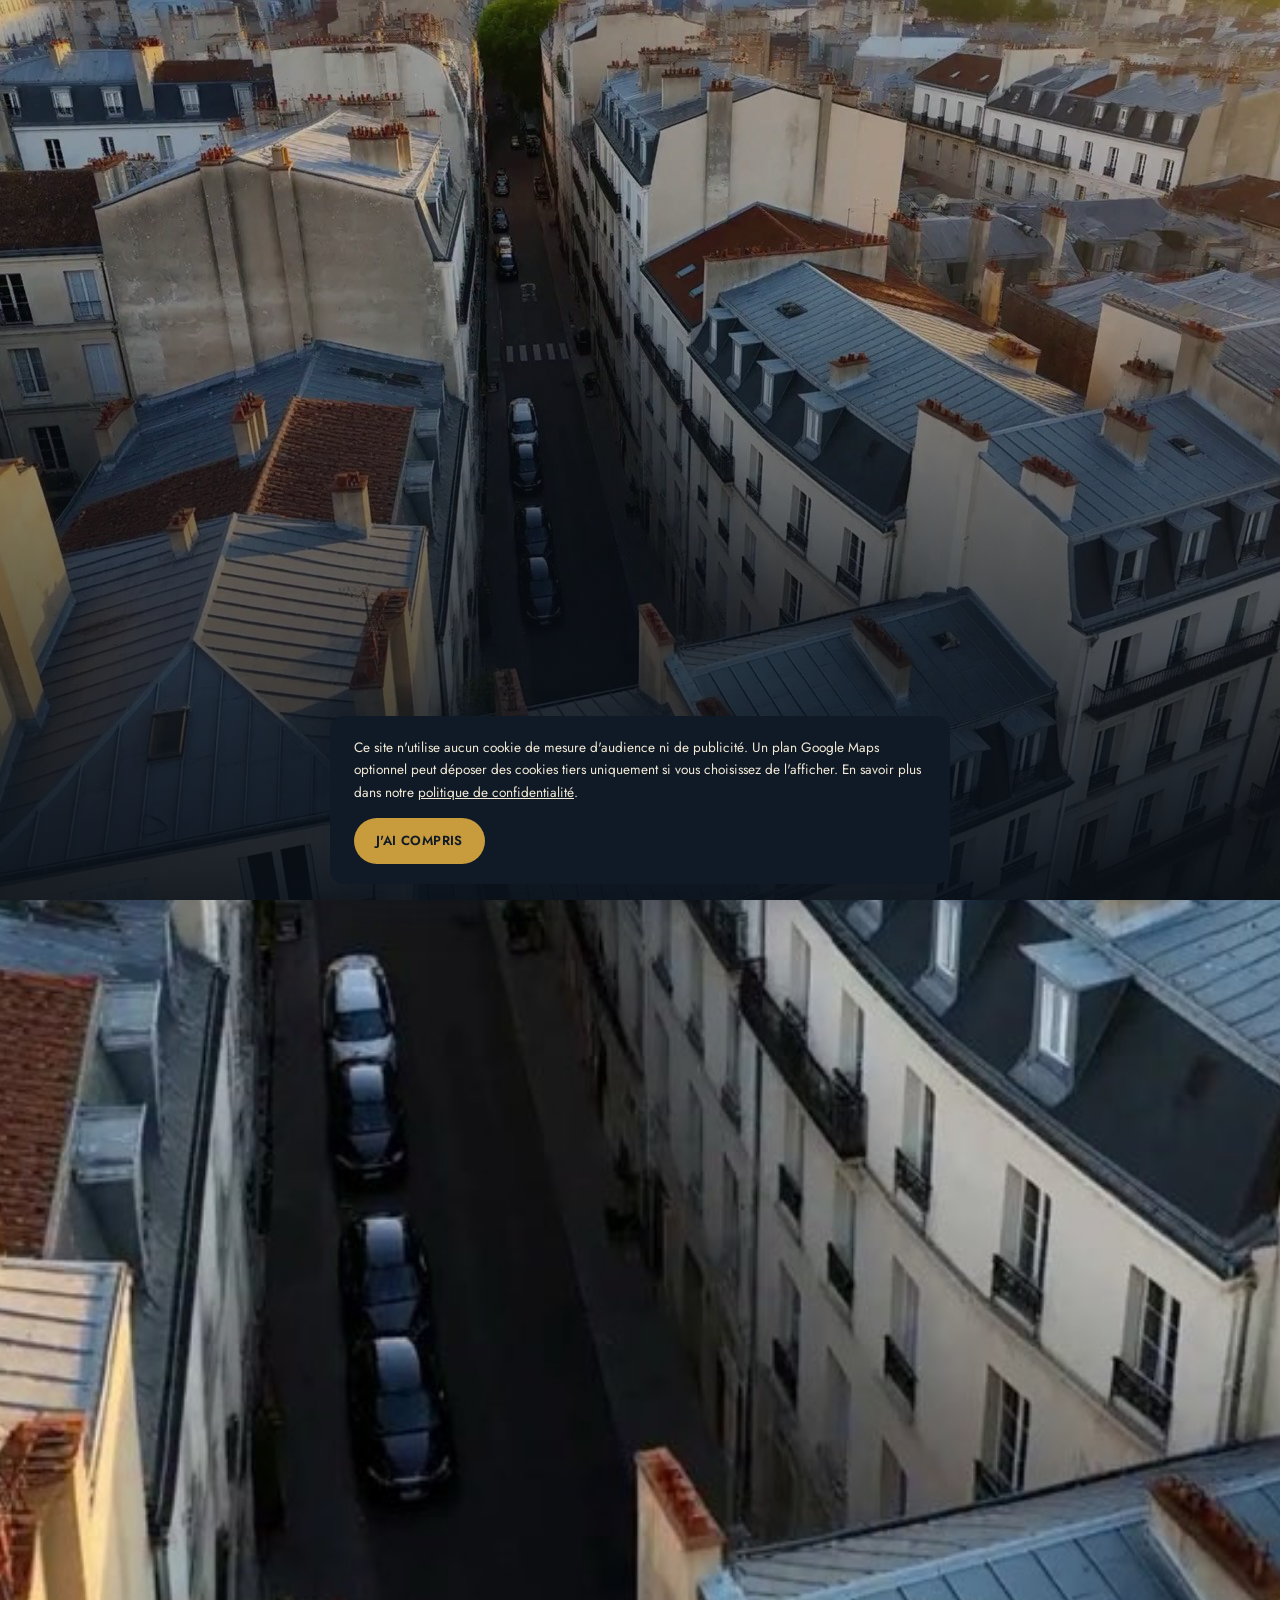
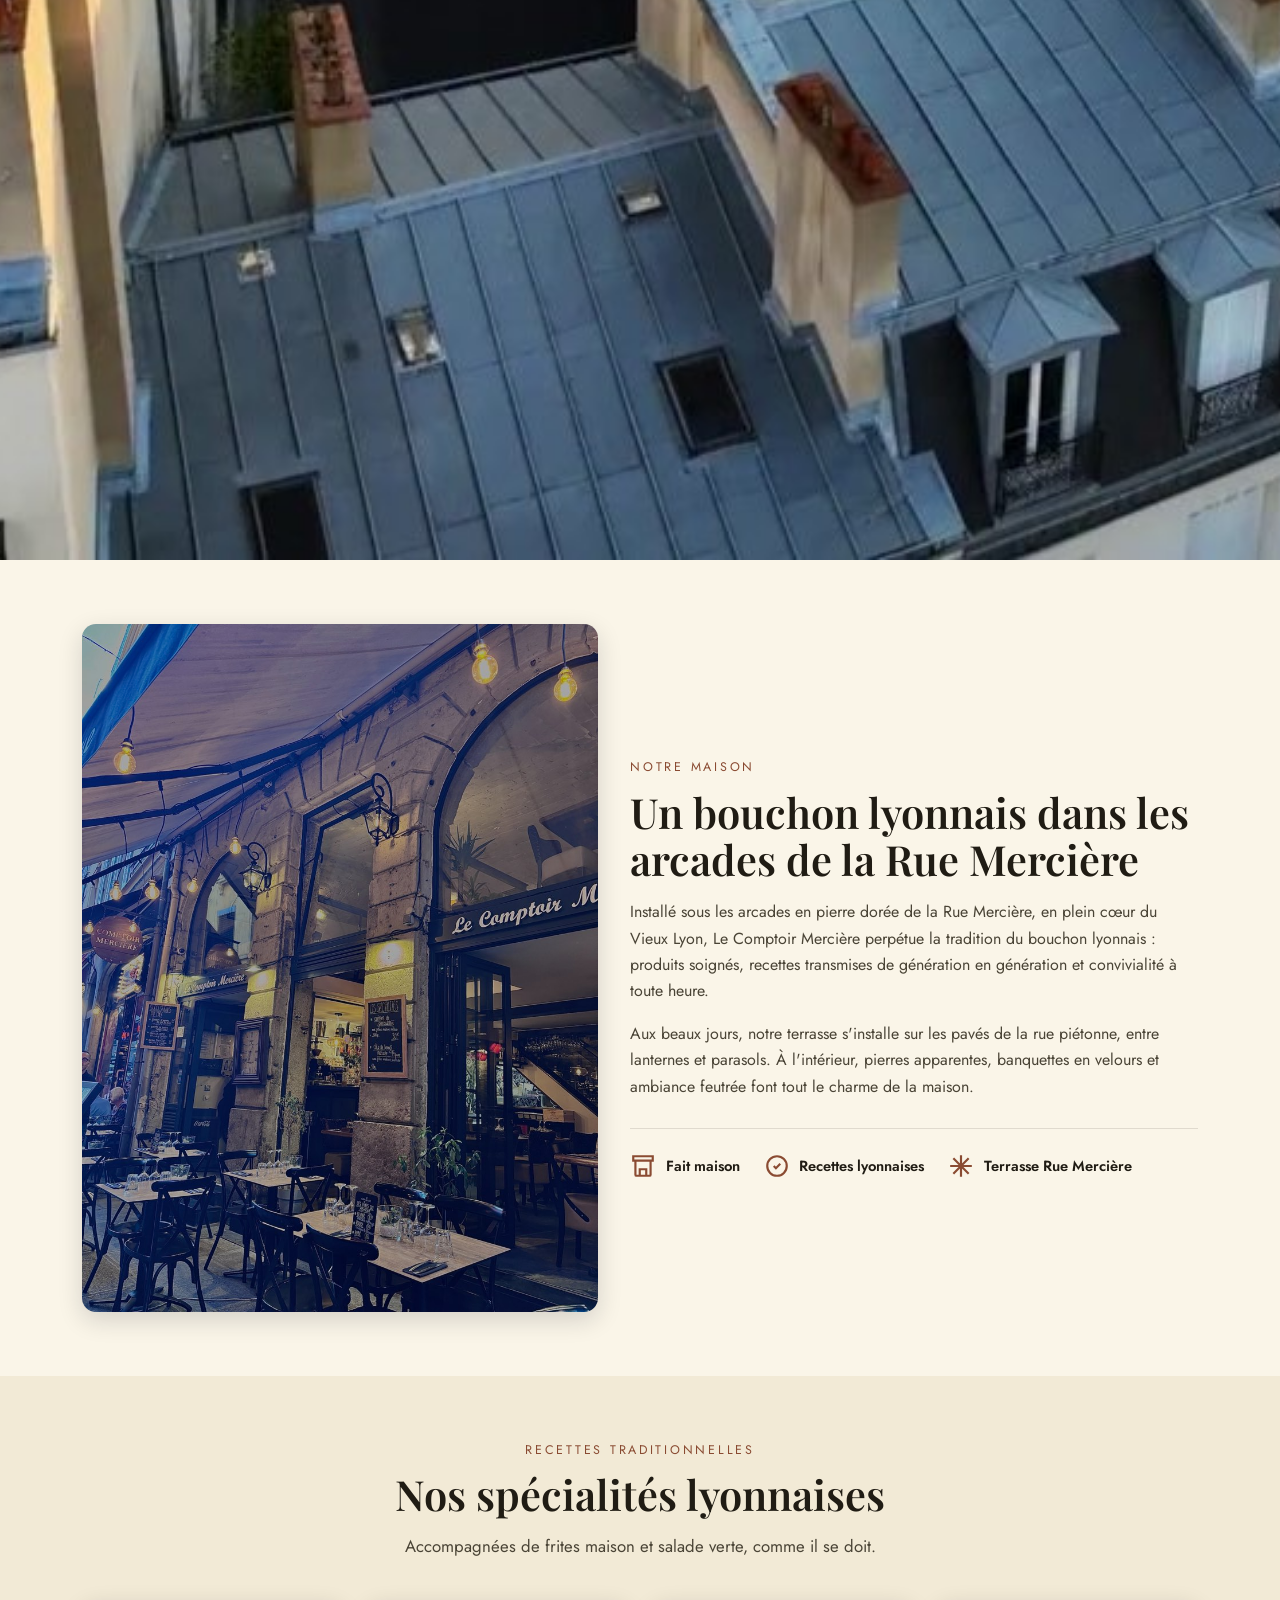
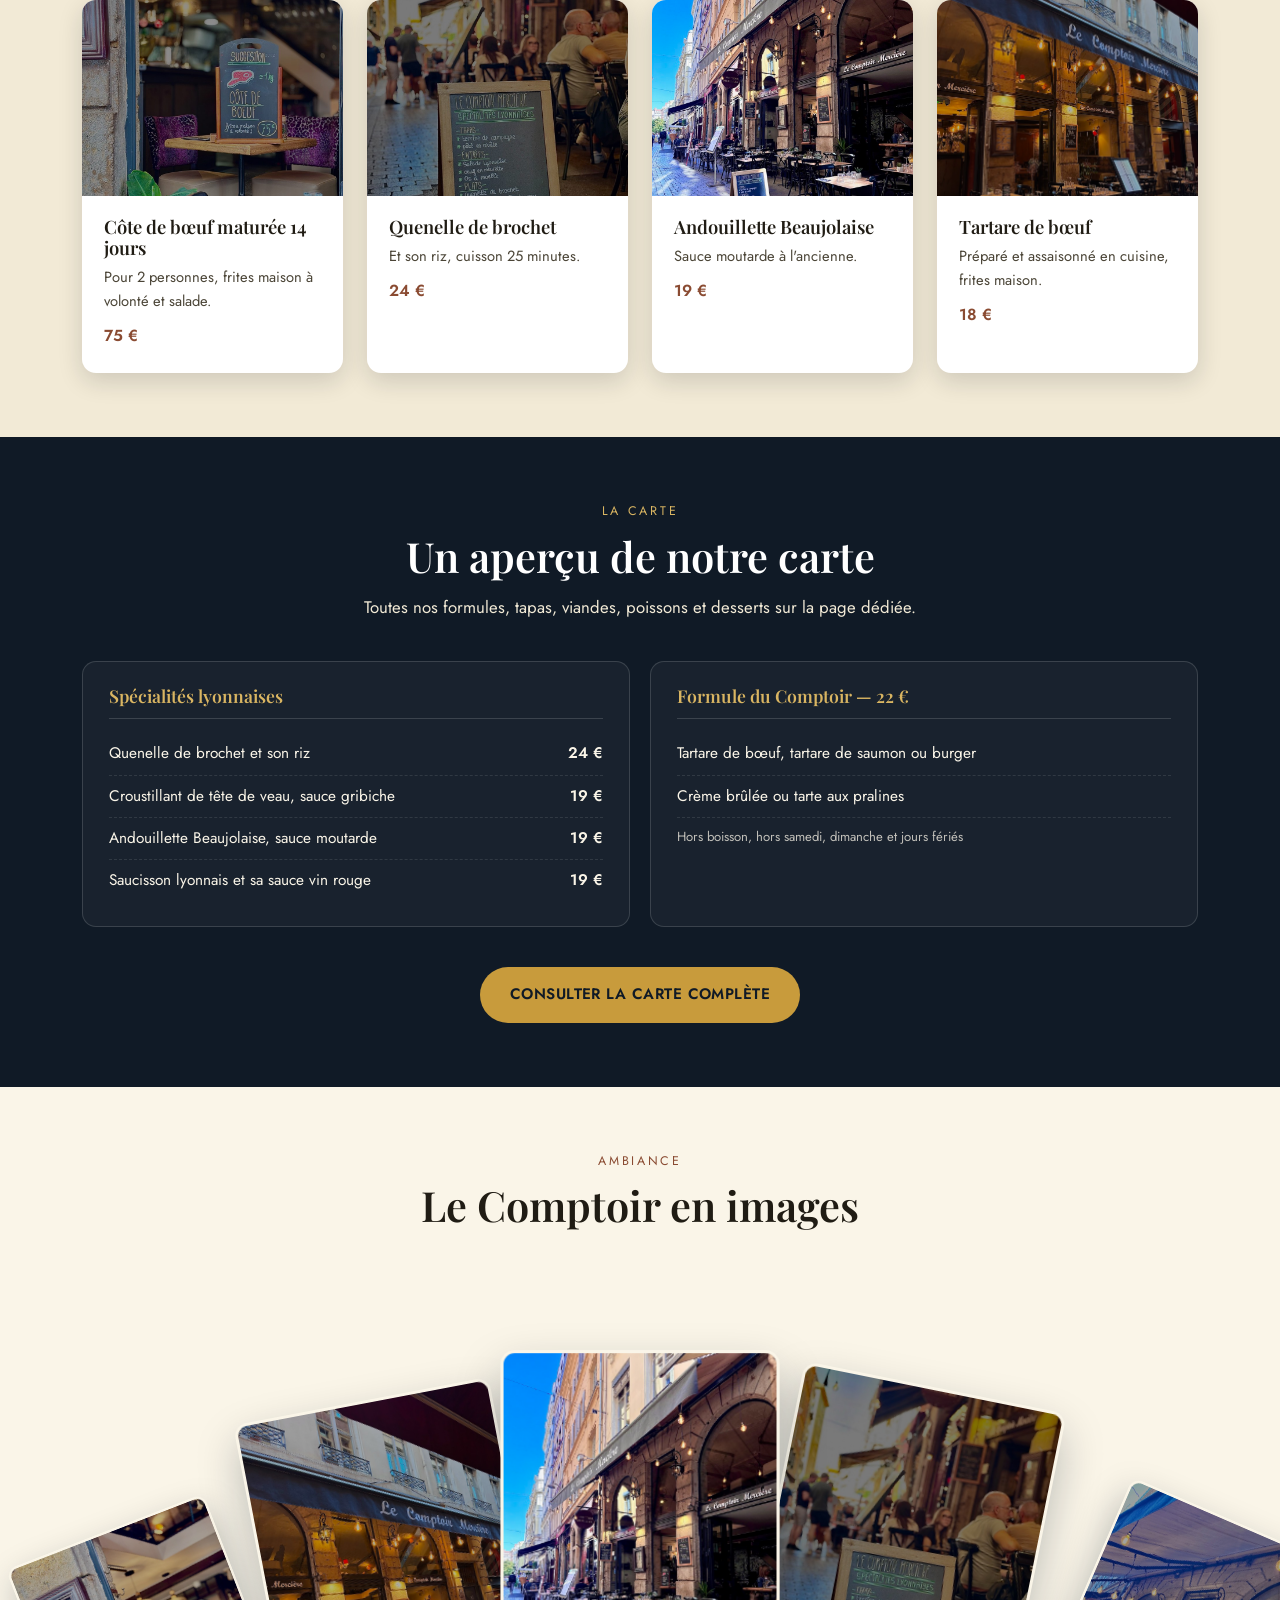
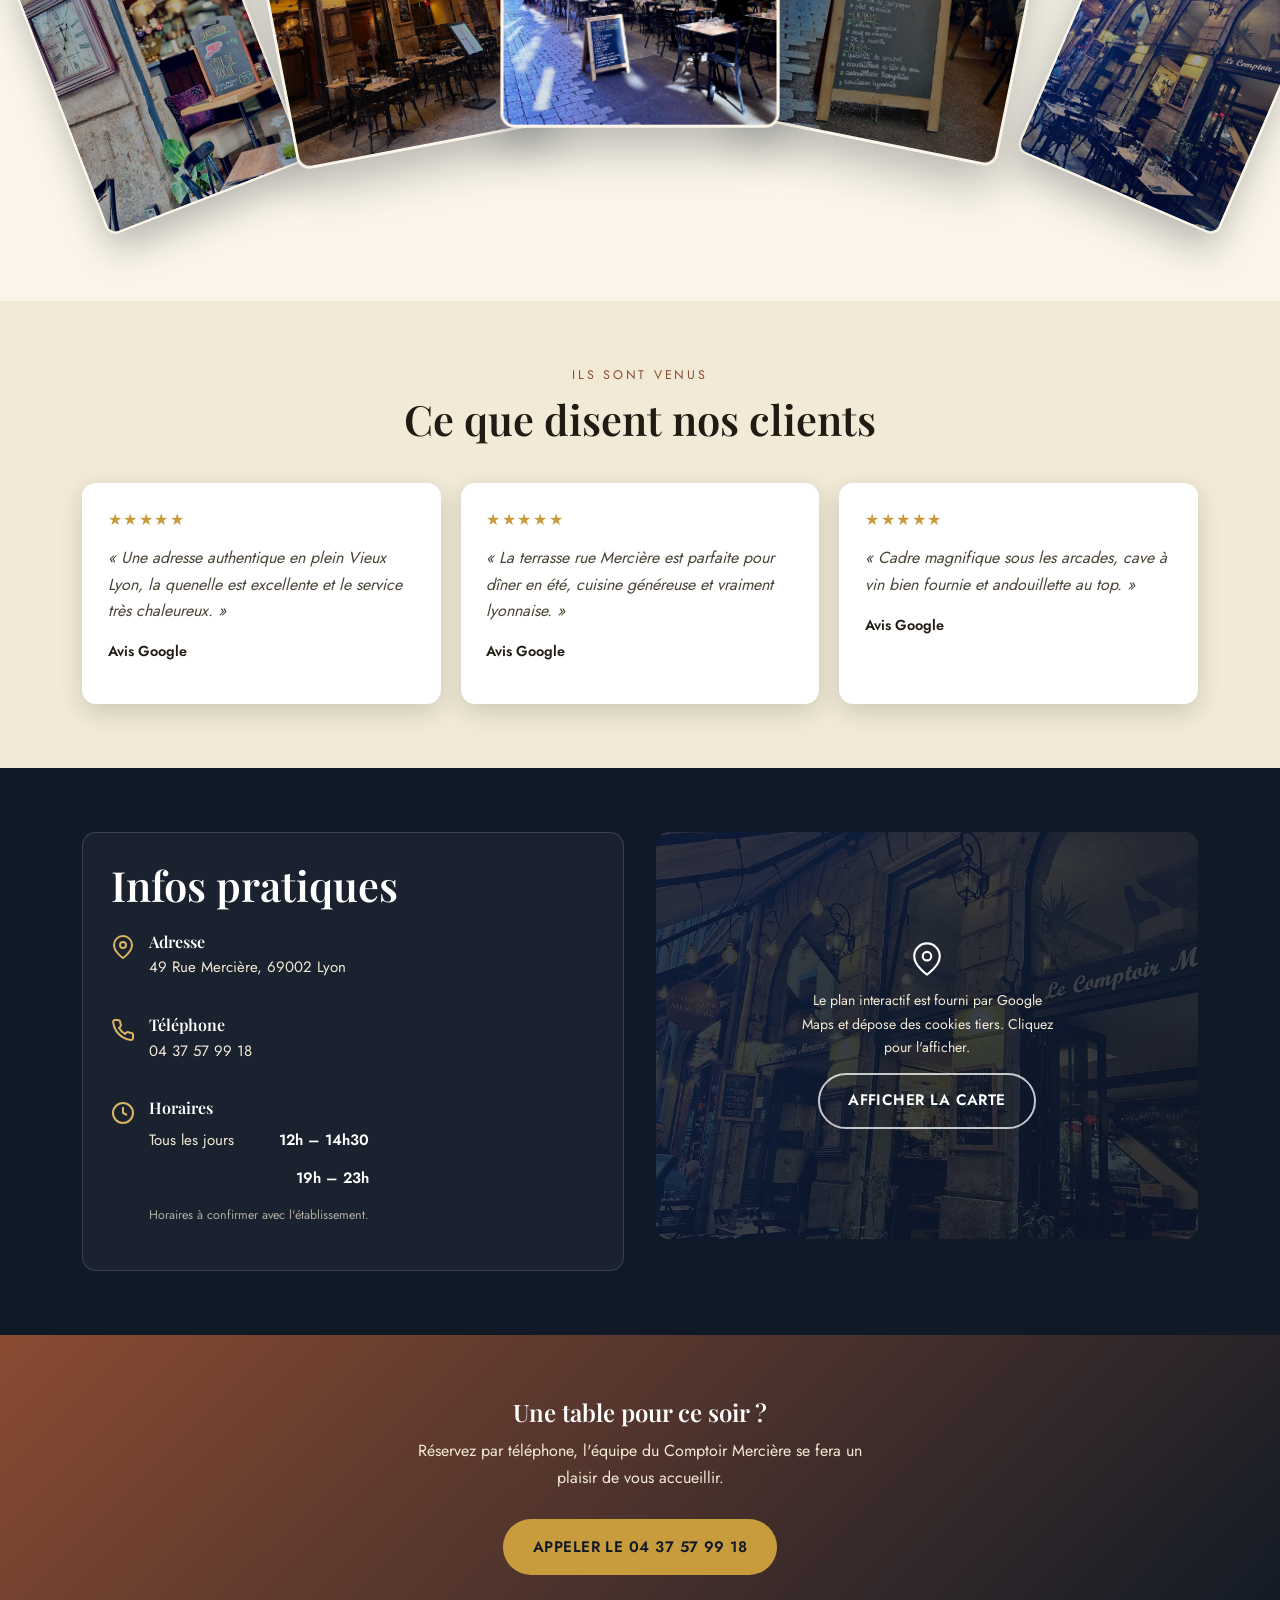
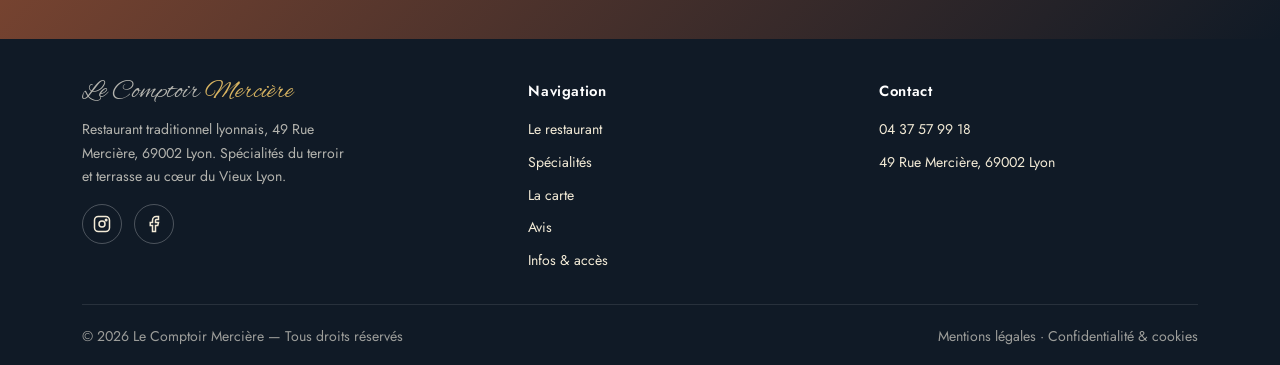
<file: index.html>
<!doctype html>
<html lang="fr">
<head>
<meta charset="UTF-8">
<meta name="viewport" content="width=device-width, initial-scale=1, viewport-fit=cover">
<title>Le Comptoir Mercière — Restaurant traditionnel lyonnais, Rue Mercière Lyon</title>
<meta name="description" content="Le Comptoir Mercière, restaurant traditionnel au cœur de la Rue Mercière à Lyon. Spécialités lyonnaises, quenelle, andouillette, tartares et terrasse animée. Réservation au 04 37 57 99 18.">
<link rel="canonical" href="https://www.lecomptoirmerciere.fr/">
<meta name="theme-color" content="#101a26">
<link rel="icon" href="favicon.svg" type="image/svg+xml">

<!-- Open Graph / réseaux sociaux -->
<meta property="og:type" content="restaurant">
<meta property="og:site_name" content="Le Comptoir Mercière">
<meta property="og:title" content="Le Comptoir Mercière — Restaurant traditionnel lyonnais">
<meta property="og:description" content="Spécialités lyonnaises rue Mercière, au cœur du Vieux Lyon. Quenelle, andouillette, tartares maison, terrasse animée.">
<meta property="og:image" content="https://www.lecomptoirmerciere.fr/images/hero-devanture-jour.jpg">
<meta property="og:url" content="https://www.lecomptoirmerciere.fr/">
<meta property="og:locale" content="fr_FR">
<meta name="twitter:card" content="summary_large_image">

<link rel="preload" href="fonts/playfair-variable.woff2" as="font" type="font/woff2" crossorigin>
<link rel="preload" href="fonts/jost-variable.woff2" as="font" type="font/woff2" crossorigin>
<link rel="preload" href="fonts/alexbrush-400.woff2" as="font" type="font/woff2" crossorigin>
<link rel="preload" href="images/comptoir-drone-poster.jpg" as="image">
<link rel="stylesheet" href="css/style.css">
<link rel="stylesheet" href="css/gallery-fan.css">

<script type="application/ld+json">
{
  "@context": "https://schema.org",
  "@type": "Restaurant",
  "name": "Le Comptoir Mercière",
  "image": "https://www.lecomptoirmerciere.fr/images/hero-devanture-jour.jpg",
  "servesCuisine": ["Française", "Lyonnaise", "Bouchon lyonnais"],
  "priceRange": "€€",
  "telephone": "+33437579918",
  "address": {
    "@type": "PostalAddress",
    "streetAddress": "49 Rue Mercière",
    "addressLocality": "Lyon",
    "postalCode": "69002",
    "addressCountry": "FR"
  },
  "url": "https://www.lecomptoirmerciere.fr/",
  "menu": "https://www.lecomptoirmerciere.fr/carte.html",
  "acceptsReservations": "True"
}
</script>
</head>
<body>
<a class="skip-link" href="#contenu">Aller au contenu principal</a>

<header class="site-header">
  <nav class="navbar container" aria-label="Navigation principale">
    <a href="#accueil" class="brand">Le Comptoir <span>Mercière</span></a>
    <div class="nav-menu" id="navMenu">
      <a href="#presentation">Le restaurant</a>
      <a href="carte.html">La carte</a>
      <a href="#galerie">Galerie</a>
      <a href="#infos">Infos &amp; accès</a>
    </div>
    <div class="nav-actions">
      <a class="btn btn-primary nav-cta" href="tel:+33437579918">Réserver</a>
      <button class="nav-toggle" id="navToggle" aria-expanded="false" aria-controls="navMenu" aria-label="Ouvrir le menu de navigation">
        <svg viewBox="0 0 24 24" fill="none" stroke="currentColor" stroke-width="2" aria-hidden="true"><line x1="3" y1="6" x2="21" y2="6"/><line x1="3" y1="12" x2="21" y2="12"/><line x1="3" y1="18" x2="21" y2="18"/></svg>
      </button>
    </div>
  </nav>
</header>
<div class="nav-scrim" id="navScrim"></div>

<main id="contenu">

  <section class="drone-hero" id="accueil" style="background-image:url('images/comptoir-drone-poster.jpg')">
    <div class="drone-hero__pin">
      <video
        id="droneVideo"
        class="drone-hero__video"
        poster="images/comptoir-drone-poster.jpg"
        muted
        playsinline
        preload="none"
        aria-hidden="true"
        tabindex="-1"
        data-src="videos/comptoir-drone-scrub.mp4"
        data-src-mobile="videos/comptoir-drone-scrub-mobile.mp4"
      ></video>
      <div class="drone-hero__overlay" aria-hidden="true"></div>
      <div class="drone-hero__hint" id="droneHint" aria-hidden="true">
        <svg viewBox="0 0 24 24" fill="none" stroke="currentColor" stroke-width="2" width="22" height="22" aria-hidden="true"><path d="M12 5v14M19 12l-7 7-7-7"/></svg>
        Faites défiler
      </div>
      <div class="hero-content container" id="droneContent">
        <span class="hero-eyebrow">Rue Mercière · Vieux Lyon</span>
        <h1 class="hero-title">Le Comptoir Mercière</h1>
        <p class="hero-subtitle">Restaurant traditionnel lyonnais &amp; terrasse au cœur de la Rue Mercière</p>
        <div class="hero-actions">
          <a class="btn btn-primary" href="tel:+33437579918">
            <svg viewBox="0 0 24 24" fill="none" stroke="currentColor" stroke-width="2" aria-hidden="true"><path d="M22 16.92v3a2 2 0 0 1-2.18 2 19.79 19.79 0 0 1-8.63-3.07 19.5 19.5 0 0 1-6-6 19.79 19.79 0 0 1-3.07-8.67A2 2 0 0 1 4.11 2h3a2 2 0 0 1 2 1.72c.127.96.361 1.903.7 2.81a2 2 0 0 1-.45 2.11L8.09 9.91a16 16 0 0 0 6 6l1.27-1.27a2 2 0 0 1 2.11-.45c.907.339 1.85.573 2.81.7A2 2 0 0 1 22 16.92z"/></svg>
            Réserver une table
          </a>
          <a class="btn btn-outline" href="carte.html">Voir la carte</a>
        </div>
      </div>
    </div>
  </section>

  <section class="section" id="presentation">
    <div class="container about-grid">
      <div class="about-media">
        <img src="images/devanture-soir-detail.jpg" loading="lazy" width="1200" height="1600" alt="Arcades en pierre et enseigne du Comptoir Mercière illuminée le soir, rue Mercière à Lyon">
      </div>
      <div class="about-text">
        <span class="eyebrow">Notre maison</span>
        <h2 class="section-title">Un bouchon lyonnais dans les arcades de la Rue Mercière</h2>
        <p>Installé sous les arcades en pierre dorée de la Rue Mercière, en plein cœur du Vieux Lyon, Le Comptoir Mercière perpétue la tradition du bouchon lyonnais : produits soignés, recettes transmises de génération en génération et convivialité à toute heure.</p>
        <p>Aux beaux jours, notre terrasse s'installe sur les pavés de la rue piétonne, entre lanternes et parasols. À l'intérieur, pierres apparentes, banquettes en velours et ambiance feutrée font tout le charme de la maison.</p>
        <div class="about-badges">
          <div class="about-badge">
            <svg viewBox="0 0 24 24" fill="none" stroke="currentColor" stroke-width="2" aria-hidden="true"><path d="M3 3h18v4H3zM5 7v13a1 1 0 0 0 1 1h12a1 1 0 0 0 1-1V7M9 21v-6h6v6"/></svg>
            Fait maison
          </div>
          <div class="about-badge">
            <svg viewBox="0 0 24 24" fill="none" stroke="currentColor" stroke-width="2" aria-hidden="true"><circle cx="12" cy="12" r="9"/><path d="M9 12l2 2 4-4"/></svg>
            Recettes lyonnaises
          </div>
          <div class="about-badge">
            <svg viewBox="0 0 24 24" fill="none" stroke="currentColor" stroke-width="2" aria-hidden="true"><path d="M2 12h20M12 2v20M4.93 4.93l14.14 14.14M19.07 4.93 4.93 19.07"/></svg>
            Terrasse Rue Mercière
          </div>
        </div>
      </div>
    </div>
  </section>

  <section class="section section-alt" id="specialites">
    <div class="container">
      <div class="section-head">
        <span class="eyebrow">Recettes traditionnelles</span>
        <h2 class="section-title">Nos spécialités lyonnaises</h2>
        <p class="section-lede">Accompagnées de frites maison et salade verte, comme il se doit.</p>
      </div>
      <div class="specialty-grid">
        <article class="specialty-card">
          <div class="specialty-media">
            <img src="images/table-cote-de-boeuf.jpg" loading="lazy" width="1200" height="1600" alt="Ardoise suggestion Côte de bœuf maturée 14 jours, à partager pour deux personnes">
          </div>
          <div class="specialty-body">
            <h3>Côte de bœuf maturée 14 jours</h3>
            <p>Pour 2 personnes, frites maison à volonté et salade.</p>
            <span class="specialty-price">75 €</span>
          </div>
        </article>
        <article class="specialty-card">
          <div class="specialty-media">
            <img src="images/ardoise-specialites.jpg" loading="lazy" width="1200" height="1600" alt="Ardoise des spécialités lyonnaises du Comptoir Mercière : quenelle, tête de veau, andouillette, saucisson">
          </div>
          <div class="specialty-body">
            <h3>Quenelle de brochet</h3>
            <p>Et son riz, cuisson 25 minutes.</p>
            <span class="specialty-price">24 €</span>
          </div>
        </article>
        <article class="specialty-card">
          <div class="specialty-media">
            <img src="images/interieur-horloge.jpg" loading="lazy" width="1200" height="1600" alt="Salle intérieure du Comptoir Mercière, horloge ancienne et ambiance chaleureuse">
          </div>
          <div class="specialty-body">
            <h3>Andouillette Beaujolaise</h3>
            <p>Sauce moutarde à l'ancienne.</p>
            <span class="specialty-price">19 €</span>
          </div>
        </article>
        <article class="specialty-card">
          <div class="specialty-media">
            <img src="images/devanture-soir.jpg" loading="lazy" width="1200" height="1600" alt="Terrasse du Comptoir Mercière le soir, tables dressées sous les arcades illuminées">
          </div>
          <div class="specialty-body">
            <h3>Tartare de bœuf</h3>
            <p>Préparé et assaisonné en cuisine, frites maison.</p>
            <span class="specialty-price">18 €</span>
          </div>
        </article>
      </div>
    </div>
  </section>

  <section class="section section-dark" id="carte">
    <div class="container">
      <div class="section-head">
        <span class="eyebrow">La carte</span>
        <h2 class="section-title">Un aperçu de notre carte</h2>
        <p class="section-lede">Toutes nos formules, tapas, viandes, poissons et desserts sur la page dédiée.</p>
      </div>
      <div class="menu-preview-grid">
        <div class="menu-preview-card">
          <h3>Spécialités lyonnaises</h3>
          <div class="menu-line"><span>Quenelle de brochet et son riz</span><span class="price">24 €</span></div>
          <div class="menu-line"><span>Croustillant de tête de veau, sauce gribiche</span><span class="price">19 €</span></div>
          <div class="menu-line"><span>Andouillette Beaujolaise, sauce moutarde</span><span class="price">19 €</span></div>
          <div class="menu-line"><span>Saucisson lyonnais et sa sauce vin rouge</span><span class="price">19 €</span></div>
        </div>
        <div class="menu-preview-card">
          <h3>Formule du Comptoir — 22 €</h3>
          <div class="menu-line"><span>Tartare de bœuf, tartare de saumon ou burger</span><span></span></div>
          <div class="menu-line"><span>Crème brûlée ou tarte aux pralines</span><span></span></div>
          <div class="menu-line"><span style="font-size:0.82rem; opacity:.75;">Hors boisson, hors samedi, dimanche et jours fériés</span></div>
        </div>
      </div>
      <div class="menu-cta">
        <a class="btn btn-primary" href="carte.html">Consulter la carte complète</a>
      </div>
    </div>
  </section>

  <section class="section" id="galerie">
    <div class="container">
      <div class="section-head">
        <span class="eyebrow">Ambiance</span>
        <h2 class="section-title">Le Comptoir en images</h2>
      </div>
      <div class="gallery-fan-wrap">
      <div class="gallery-grid" id="galleryFan">
        <a class="fan-card" href="images/hero-devanture-jour.jpg" target="_blank" rel="noopener">
          <img src="images/hero-devanture-jour.jpg" loading="lazy" alt="Devanture du Comptoir Mercière de jour, rue Mercière à Lyon">
        </a>
        <a class="fan-card" href="images/devanture-soir.jpg" target="_blank" rel="noopener">
          <img src="images/devanture-soir.jpg" loading="lazy" alt="Terrasse du Comptoir Mercière le soir sous les guirlandes lumineuses">
        </a>
        <a class="fan-card" href="images/interieur-horloge.jpg" target="_blank" rel="noopener">
          <img src="images/interieur-horloge.jpg" loading="lazy" alt="Détail de l'horloge ancienne et de la salle du restaurant">
        </a>
        <a class="fan-card" href="images/ardoise-specialites.jpg" target="_blank" rel="noopener">
          <img src="images/ardoise-specialites.jpg" loading="lazy" alt="Ardoise des spécialités lyonnaises affichée en terrasse">
        </a>
        <a class="fan-card" href="images/devanture-soir-detail.jpg" target="_blank" rel="noopener">
          <img src="images/devanture-soir-detail.jpg" loading="lazy" alt="Arcades en pierre de la Rue Mercière et enseigne du restaurant">
        </a>
      </div>
      </div>
    </div>
  </section>

  <section class="section section-alt" id="avis">
    <div class="container">
      <div class="section-head">
        <span class="eyebrow">Ils sont venus</span>
        <h2 class="section-title">Ce que disent nos clients</h2>
      </div>
      <div class="reviews-grid">
        <article class="review-card">
          <div class="review-stars" aria-label="5 étoiles sur 5">★★★★★</div>
          <p class="review-quote">« Une adresse authentique en plein Vieux Lyon, la quenelle est excellente et le service très chaleureux. »</p>
          <p class="review-author">Avis Google</p>
        </article>
        <article class="review-card">
          <div class="review-stars" aria-label="5 étoiles sur 5">★★★★★</div>
          <p class="review-quote">« La terrasse rue Mercière est parfaite pour dîner en été, cuisine généreuse et vraiment lyonnaise. »</p>
          <p class="review-author">Avis Google</p>
        </article>
        <article class="review-card">
          <div class="review-stars" aria-label="5 étoiles sur 5">★★★★★</div>
          <p class="review-quote">« Cadre magnifique sous les arcades, cave à vin bien fournie et andouillette au top. »</p>
          <p class="review-author">Avis Google</p>
        </article>
      </div>
    </div>
  </section>

  <section class="section section-dark" id="infos">
    <div class="container info-grid">
      <div class="info-card">
        <h2 class="section-title" style="margin-bottom:1.5rem;">Infos pratiques</h2>
        <div class="info-list">
          <div class="info-item">
            <svg viewBox="0 0 24 24" fill="none" stroke="currentColor" stroke-width="2" aria-hidden="true"><path d="M21 10c0 7-9 13-9 13s-9-6-9-13a9 9 0 0 1 18 0z"/><circle cx="12" cy="10" r="3"/></svg>
            <div>
              <h3>Adresse</h3>
              <p><a href="https://www.google.com/maps/search/?api=1&query=49+Rue+Merci%C3%A8re+69002+Lyon" target="_blank" rel="noopener">49 Rue Mercière, 69002 Lyon</a></p>
            </div>
          </div>
          <div class="info-item">
            <svg viewBox="0 0 24 24" fill="none" stroke="currentColor" stroke-width="2" aria-hidden="true"><path d="M22 16.92v3a2 2 0 0 1-2.18 2 19.79 19.79 0 0 1-8.63-3.07 19.5 19.5 0 0 1-6-6 19.79 19.79 0 0 1-3.07-8.67A2 2 0 0 1 4.11 2h3a2 2 0 0 1 2 1.72c.127.96.361 1.903.7 2.81a2 2 0 0 1-.45 2.11L8.09 9.91a16 16 0 0 0 6 6l1.27-1.27a2 2 0 0 1 2.11-.45c.907.339 1.85.573 2.81.7A2 2 0 0 1 22 16.92z"/></svg>
            <div>
              <h3>Téléphone</h3>
              <p><a href="tel:+33437579918">04 37 57 99 18</a></p>
            </div>
          </div>
          <div class="info-item">
            <svg viewBox="0 0 24 24" fill="none" stroke="currentColor" stroke-width="2" aria-hidden="true"><circle cx="12" cy="12" r="10"/><path d="M12 6v6l4 2"/></svg>
            <div>
              <h3>Horaires</h3>
              <!-- TODO client : merci de confirmer les horaires exacts, actuellement indicatifs -->
              <table class="hours-table">
                <tr><td>Tous les jours</td><td>12h – 14h30</td></tr>
                <tr><td>&nbsp;</td><td>19h – 23h</td></tr>
              </table>
              <p style="font-size:0.78rem; opacity:.7; margin-top:0.5rem;">Horaires à confirmer avec l'établissement.</p>
            </div>
          </div>
        </div>
      </div>
      <div>
        <div class="map-frame" id="mapFrame">
          <div class="map-consent" id="mapConsent">
            <svg viewBox="0 0 24 24" fill="none" stroke="currentColor" stroke-width="1.5" width="34" height="34" aria-hidden="true"><path d="M21 10c0 7-9 13-9 13s-9-6-9-13a9 9 0 0 1 18 0z"/><circle cx="12" cy="10" r="3"/></svg>
            <p>Le plan interactif est fourni par Google Maps et dépose des cookies tiers. Cliquez pour l'afficher.</p>
            <button class="btn btn-outline" id="loadMapBtn" type="button">Afficher la carte</button>
          </div>
        </div>
      </div>
    </div>
  </section>

  <section class="cta-band">
    <div class="container">
      <h2>Une table pour ce soir ?</h2>
      <p>Réservez par téléphone, l'équipe du Comptoir Mercière se fera un plaisir de vous accueillir.</p>
      <div class="hero-actions">
        <a class="btn btn-primary" href="tel:+33437579918">Appeler le 04 37 57 99 18</a>
      </div>
    </div>
  </section>

</main>

<footer class="site-footer">
  <div class="container">
    <div class="footer-grid">
      <div class="footer-brand">
        <p class="brand">Le Comptoir <span>Mercière</span></p>
        <p>Restaurant traditionnel lyonnais, 49 Rue Mercière, 69002 Lyon. Spécialités du terroir et terrasse au cœur du Vieux Lyon.</p>
        <div class="social-row">
          <a href="#" aria-label="Le Comptoir Mercière sur Instagram">
            <svg viewBox="0 0 24 24" fill="none" stroke="currentColor" stroke-width="2" aria-hidden="true"><rect x="2" y="2" width="20" height="20" rx="5"/><circle cx="12" cy="12" r="4"/><circle cx="17.5" cy="6.5" r="1"/></svg>
          </a>
          <a href="#" aria-label="Le Comptoir Mercière sur Facebook">
            <svg viewBox="0 0 24 24" fill="none" stroke="currentColor" stroke-width="2" aria-hidden="true"><path d="M18 2h-3a5 5 0 0 0-5 5v3H7v4h3v8h4v-8h3l1-4h-4V7a1 1 0 0 1 1-1h3z"/></svg>
          </a>
        </div>
      </div>
      <div>
        <p class="footer-heading">Navigation</p>
        <div class="footer-links">
          <a href="#presentation">Le restaurant</a>
          <a href="#specialites">Spécialités</a>
          <a href="carte.html">La carte</a>
          <a href="#avis">Avis</a>
          <a href="#infos">Infos &amp; accès</a>
        </div>
      </div>
      <div>
        <p class="footer-heading">Contact</p>
        <div class="footer-links">
          <a href="tel:+33437579918">04 37 57 99 18</a>
          <a href="https://www.google.com/maps/search/?api=1&query=49+Rue+Merci%C3%A8re+69002+Lyon" target="_blank" rel="noopener">49 Rue Mercière, 69002 Lyon</a>
        </div>
      </div>
    </div>
    <div class="footer-bottom">
      <span>© <span id="year"></span> Le Comptoir Mercière — Tous droits réservés</span>
      <span>
        <a href="mentions-legales.html">Mentions légales</a> ·
        <a href="politique-confidentialite.html">Confidentialité &amp; cookies</a>
      </span>
    </div>
  </div>
</footer>

<div class="cookie-banner" id="cookieBanner" role="dialog" aria-live="polite" aria-label="Gestion des cookies">
  <p>Ce site n'utilise aucun cookie de mesure d'audience ni de publicité. Un plan Google Maps optionnel peut déposer des cookies tiers uniquement si vous choisissez de l'afficher. En savoir plus dans notre <a href="politique-confidentialite.html">politique de confidentialité</a>.</p>
  <div class="cookie-actions">
    <button class="btn btn-primary" id="cookieOk" type="button">J'ai compris</button>
  </div>
</div>

<script src="js/vendor/gsap.min.js" defer></script>
<script src="js/gallery-fan.js" defer></script>
<script src="js/script.js"></script>
</body>
</html>
</file>
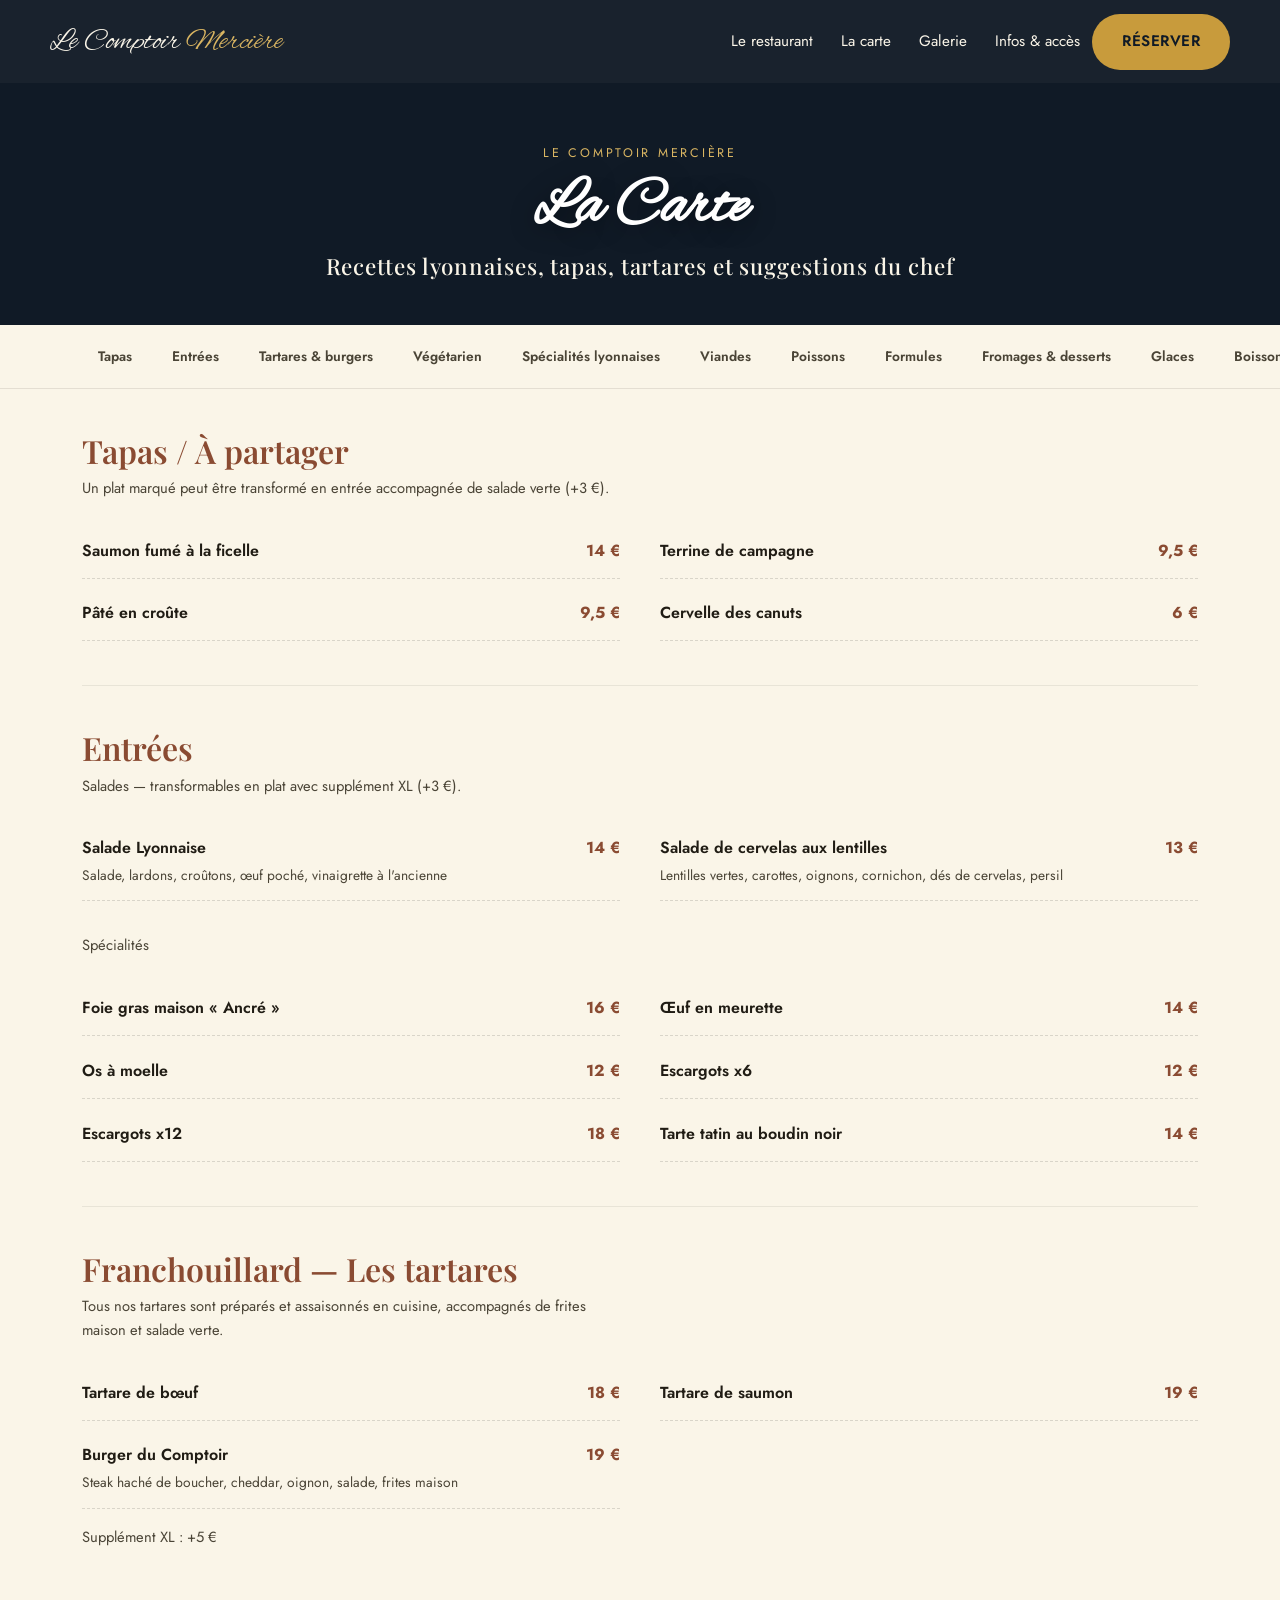
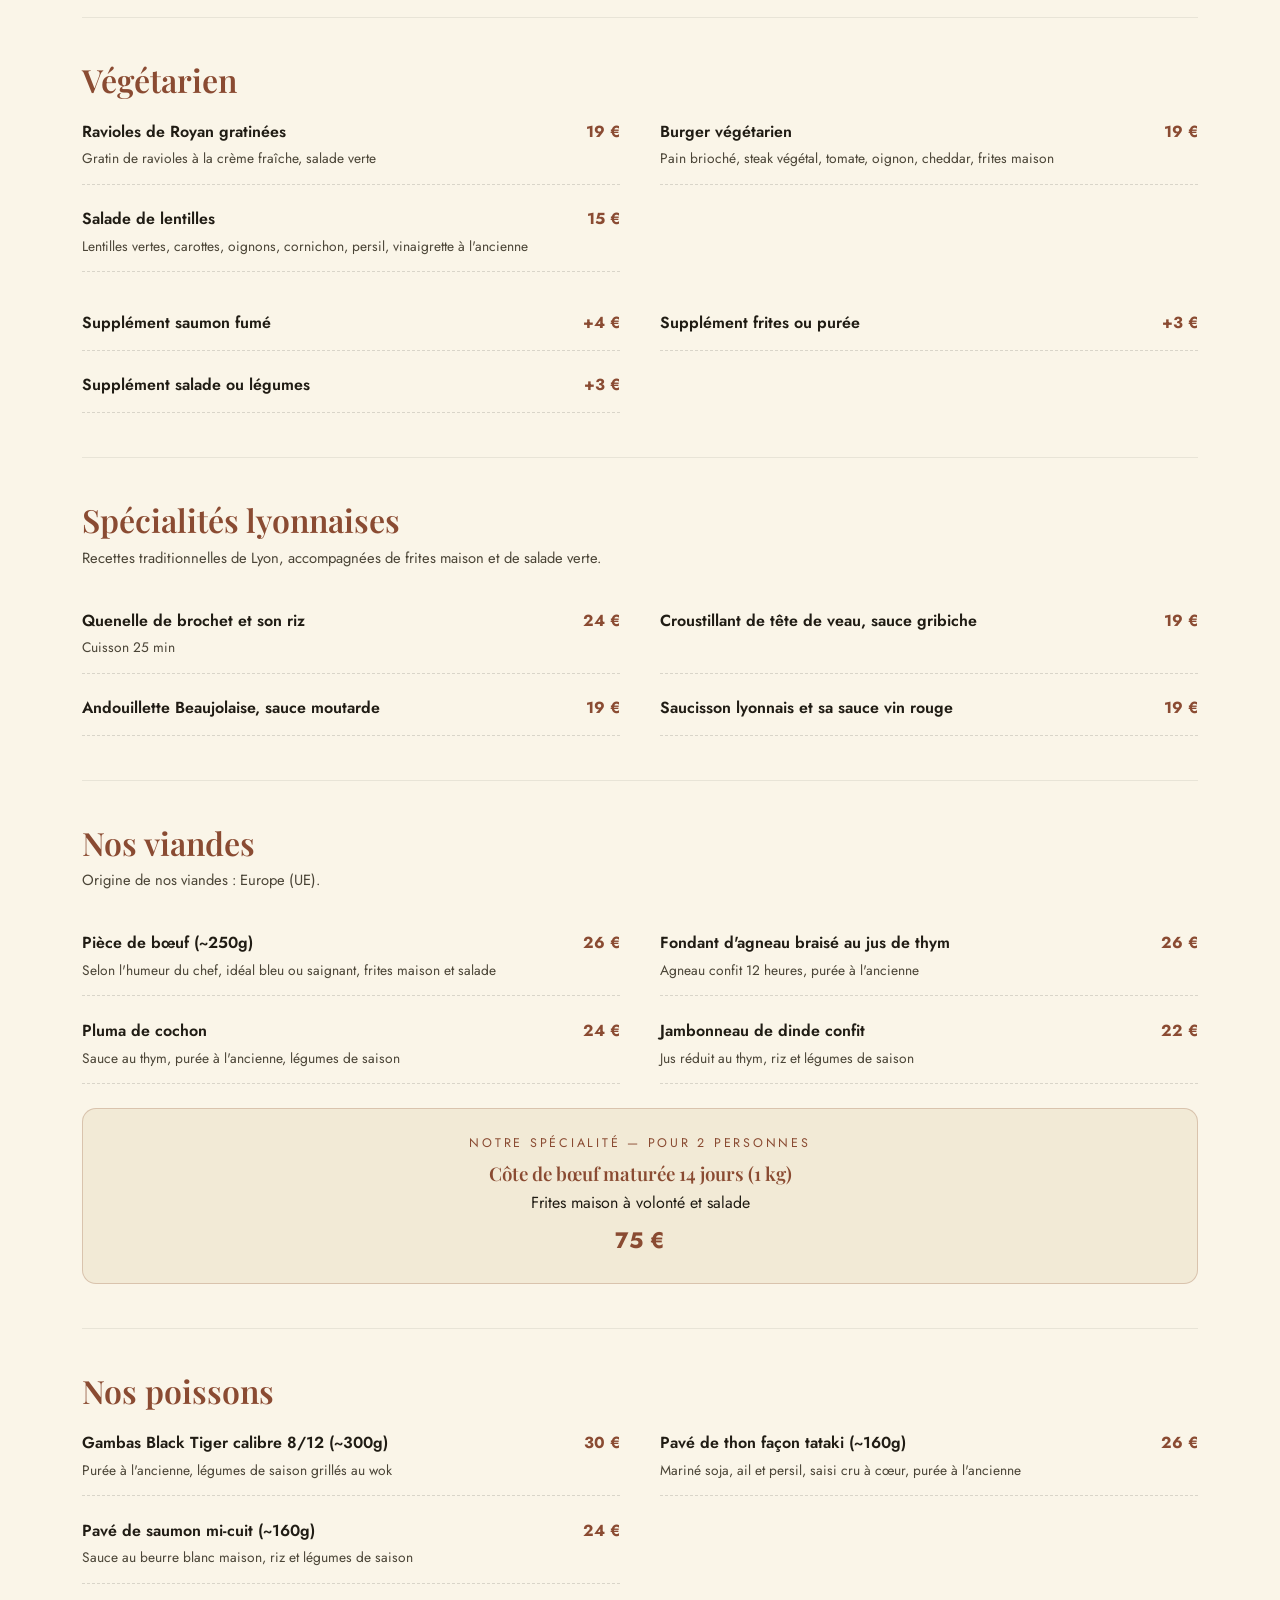
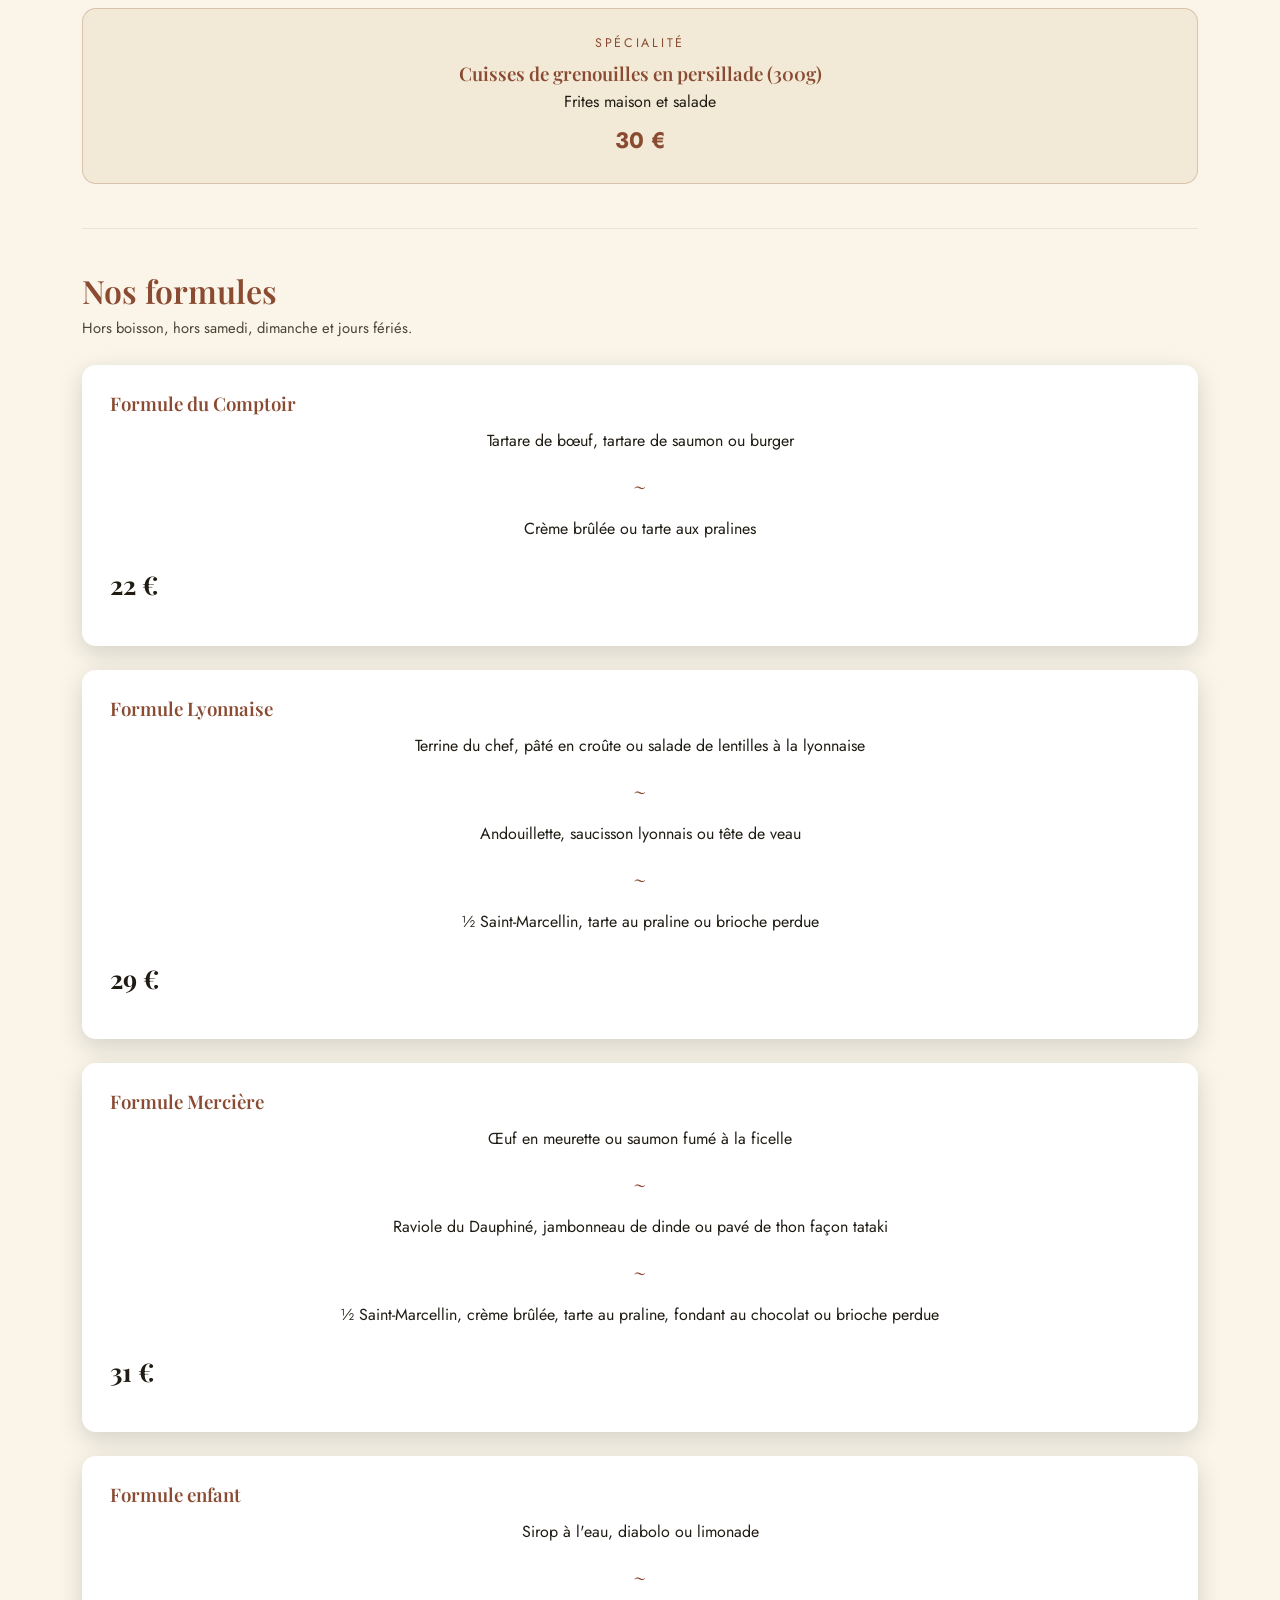
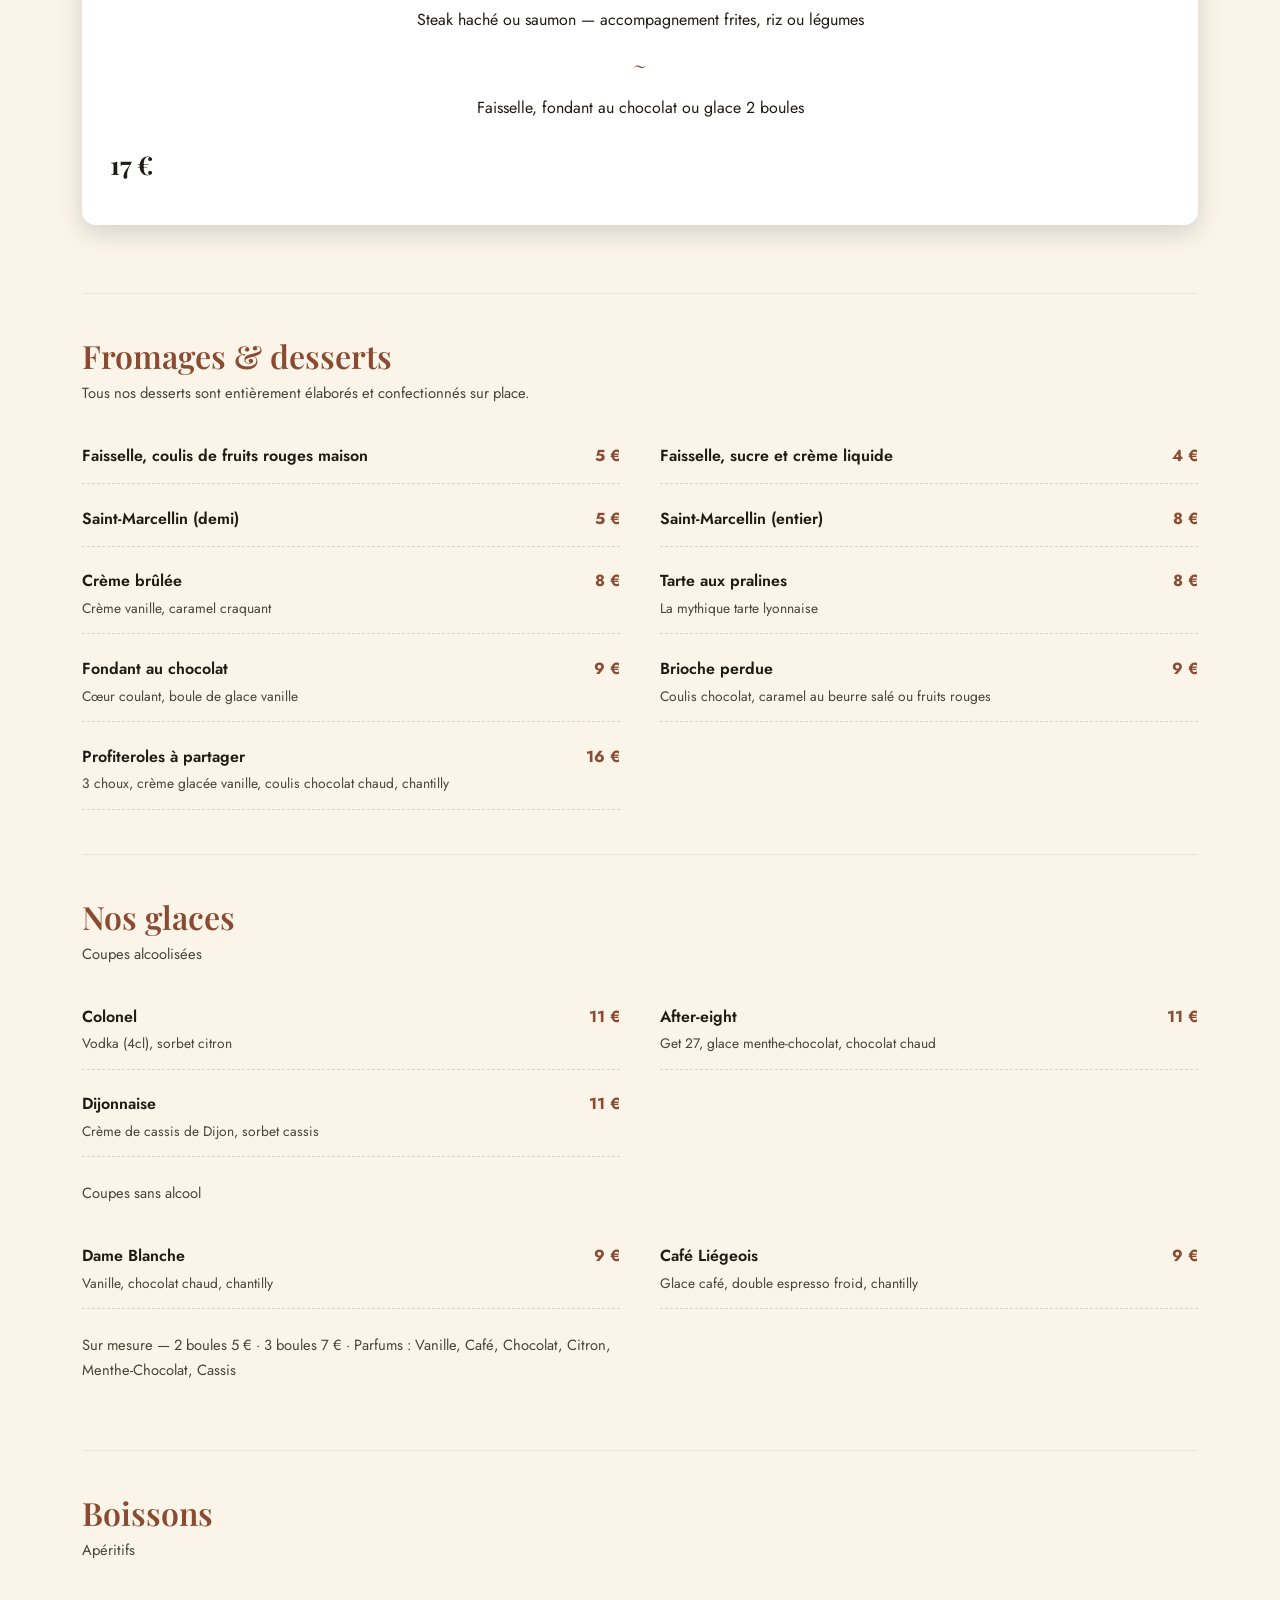
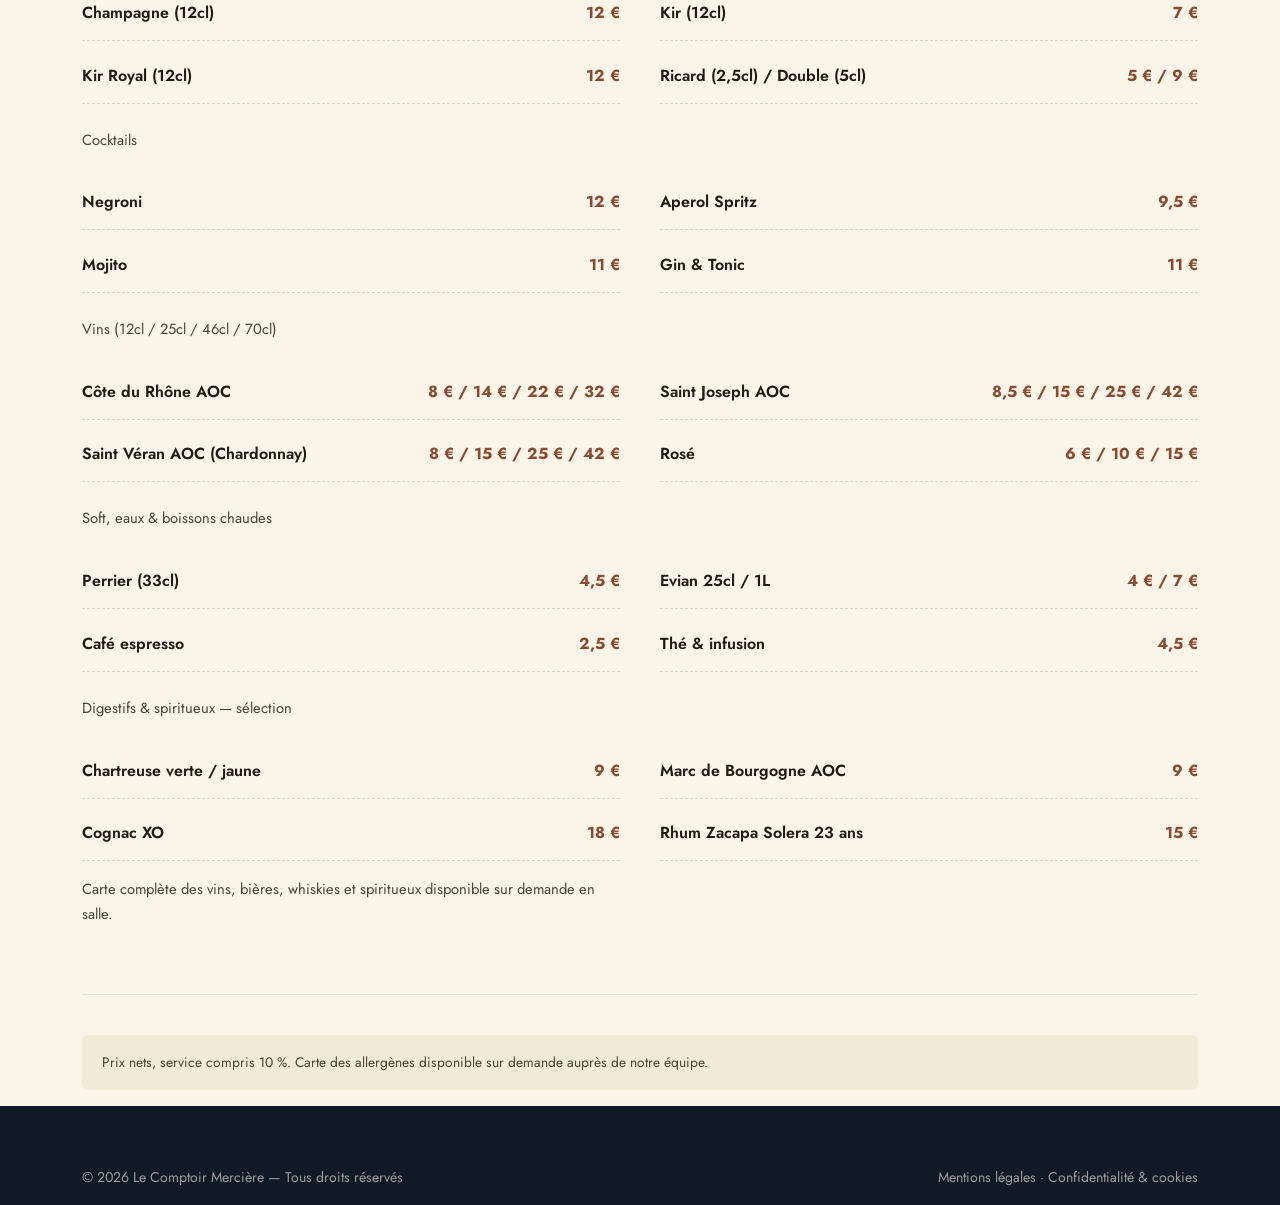
<file: carte.html>
<!doctype html>
<html lang="fr">
<head>
<meta charset="UTF-8">
<meta name="viewport" content="width=device-width, initial-scale=1, viewport-fit=cover">
<title>La Carte — Le Comptoir Mercière, Restaurant lyonnais Rue Mercière Lyon</title>
<meta name="description" content="Découvrez la carte complète du Comptoir Mercière à Lyon : tapas, spécialités lyonnaises, tartares, viandes, poissons, formules, fromages et desserts maison.">
<link rel="canonical" href="https://www.lecomptoirmerciere.fr/carte.html">
<meta name="theme-color" content="#101a26">
<link rel="icon" href="favicon.svg" type="image/svg+xml">
<link rel="preload" href="fonts/playfair-variable.woff2" as="font" type="font/woff2" crossorigin>
<link rel="preload" href="fonts/jost-variable.woff2" as="font" type="font/woff2" crossorigin>
<link rel="preload" href="fonts/alexbrush-400.woff2" as="font" type="font/woff2" crossorigin>
<link rel="stylesheet" href="css/style.css">
</head>
<body>
<a class="skip-link" href="#contenu">Aller au contenu principal</a>

<header class="site-header">
  <nav class="navbar container" aria-label="Navigation principale">
    <a href="index.html" class="brand">Le Comptoir <span>Mercière</span></a>
    <div class="nav-menu" id="navMenu">
      <a href="index.html#presentation">Le restaurant</a>
      <a href="carte.html">La carte</a>
      <a href="index.html#galerie">Galerie</a>
      <a href="index.html#infos">Infos &amp; accès</a>
    </div>
    <div class="nav-actions">
      <a class="btn btn-primary nav-cta" href="tel:+33437579918">Réserver</a>
      <button class="nav-toggle" id="navToggle" aria-expanded="false" aria-controls="navMenu" aria-label="Ouvrir le menu de navigation">
        <svg viewBox="0 0 24 24" fill="none" stroke="currentColor" stroke-width="2" aria-hidden="true"><line x1="3" y1="6" x2="21" y2="6"/><line x1="3" y1="12" x2="21" y2="12"/><line x1="3" y1="18" x2="21" y2="18"/></svg>
      </button>
    </div>
  </nav>
</header>
<div class="nav-scrim" id="navScrim"></div>

<main id="contenu">

  <div class="menu-page-header">
    <div class="container">
      <span class="hero-eyebrow">Le Comptoir Mercière</span>
      <h1 class="hero-title" style="font-size:clamp(2.6rem,10vw,4rem);">La Carte</h1>
      <p class="hero-subtitle" style="margin-bottom:0;">Recettes lyonnaises, tapas, tartares et suggestions du chef</p>
    </div>
  </div>

  <nav class="menu-nav" aria-label="Sommaire de la carte">
    <div class="container">
      <a href="#tapas">Tapas</a>
      <a href="#entrees">Entrées</a>
      <a href="#franchouillard">Tartares &amp; burgers</a>
      <a href="#vegetarien">Végétarien</a>
      <a href="#lyonnaises">Spécialités lyonnaises</a>
      <a href="#viandes">Viandes</a>
      <a href="#poissons">Poissons</a>
      <a href="#formules">Formules</a>
      <a href="#fromages-desserts">Fromages &amp; desserts</a>
      <a href="#glaces">Glaces</a>
      <a href="#boissons">Boissons</a>
    </div>
  </nav>

  <div class="container">

    <section class="menu-category" id="tapas">
      <h2>Tapas / À partager</h2>
      <p class="menu-category-note">Un plat marqué peut être transformé en entrée accompagnée de salade verte (+3 €).</p>
      <div class="menu-items">
        <div class="menu-item"><span class="menu-item-name">Saumon fumé à la ficelle</span><span class="menu-item-price">14 €</span></div>
        <div class="menu-item"><span class="menu-item-name">Terrine de campagne</span><span class="menu-item-price">9,5 €</span></div>
        <div class="menu-item"><span class="menu-item-name">Pâté en croûte</span><span class="menu-item-price">9,5 €</span></div>
        <div class="menu-item"><span class="menu-item-name">Cervelle des canuts</span><span class="menu-item-price">6 €</span></div>
      </div>
    </section>

    <section class="menu-category" id="entrees">
      <h2>Entrées</h2>
      <p class="menu-category-note">Salades — transformables en plat avec supplément XL (+3 €).</p>
      <div class="menu-items">
        <div class="menu-item"><span class="menu-item-name">Salade Lyonnaise<span class="menu-item-desc">Salade, lardons, croûtons, œuf poché, vinaigrette à l'ancienne</span></span><span class="menu-item-price">14 €</span></div>
        <div class="menu-item"><span class="menu-item-name">Salade de cervelas aux lentilles<span class="menu-item-desc">Lentilles vertes, carottes, oignons, cornichon, dés de cervelas, persil</span></span><span class="menu-item-price">13 €</span></div>
      </div>
      <p class="menu-category-note" style="margin-top:2rem;">Spécialités</p>
      <div class="menu-items">
        <div class="menu-item"><span class="menu-item-name">Foie gras maison « Ancré »</span><span class="menu-item-price">16 €</span></div>
        <div class="menu-item"><span class="menu-item-name">Œuf en meurette</span><span class="menu-item-price">14 €</span></div>
        <div class="menu-item"><span class="menu-item-name">Os à moelle</span><span class="menu-item-price">12 €</span></div>
        <div class="menu-item"><span class="menu-item-name">Escargots x6</span><span class="menu-item-price">12 €</span></div>
        <div class="menu-item"><span class="menu-item-name">Escargots x12</span><span class="menu-item-price">18 €</span></div>
        <div class="menu-item"><span class="menu-item-name">Tarte tatin au boudin noir</span><span class="menu-item-price">14 €</span></div>
      </div>
    </section>

    <section class="menu-category" id="franchouillard">
      <h2>Franchouillard — Les tartares</h2>
      <p class="menu-category-note">Tous nos tartares sont préparés et assaisonnés en cuisine, accompagnés de frites maison et salade verte.</p>
      <div class="menu-items">
        <div class="menu-item"><span class="menu-item-name">Tartare de bœuf</span><span class="menu-item-price">18 €</span></div>
        <div class="menu-item"><span class="menu-item-name">Tartare de saumon</span><span class="menu-item-price">19 €</span></div>
        <div class="menu-item"><span class="menu-item-name">Burger du Comptoir<span class="menu-item-desc">Steak haché de boucher, cheddar, oignon, salade, frites maison</span></span><span class="menu-item-price">19 €</span></div>
      </div>
      <p class="menu-category-note" style="margin-top:1rem;">Supplément XL : +5 €</p>
    </section>

    <section class="menu-category" id="vegetarien">
      <h2>Végétarien</h2>
      <div class="menu-items">
        <div class="menu-item"><span class="menu-item-name">Ravioles de Royan gratinées<span class="menu-item-desc">Gratin de ravioles à la crème fraîche, salade verte</span></span><span class="menu-item-price">19 €</span></div>
        <div class="menu-item"><span class="menu-item-name">Burger végétarien<span class="menu-item-desc">Pain brioché, steak végétal, tomate, oignon, cheddar, frites maison</span></span><span class="menu-item-price">19 €</span></div>
        <div class="menu-item"><span class="menu-item-name">Salade de lentilles<span class="menu-item-desc">Lentilles vertes, carottes, oignons, cornichon, persil, vinaigrette à l'ancienne</span></span><span class="menu-item-price">15 €</span></div>
      </div>
      <div class="menu-items" style="margin-top:1.5rem;">
        <div class="menu-item"><span class="menu-item-name">Supplément saumon fumé</span><span class="menu-item-price">+4 €</span></div>
        <div class="menu-item"><span class="menu-item-name">Supplément frites ou purée</span><span class="menu-item-price">+3 €</span></div>
        <div class="menu-item"><span class="menu-item-name">Supplément salade ou légumes</span><span class="menu-item-price">+3 €</span></div>
      </div>
    </section>

    <section class="menu-category" id="lyonnaises">
      <h2>Spécialités lyonnaises</h2>
      <p class="menu-category-note">Recettes traditionnelles de Lyon, accompagnées de frites maison et de salade verte.</p>
      <div class="menu-items">
        <div class="menu-item"><span class="menu-item-name">Quenelle de brochet et son riz<span class="menu-item-desc">Cuisson 25 min</span></span><span class="menu-item-price">24 €</span></div>
        <div class="menu-item"><span class="menu-item-name">Croustillant de tête de veau, sauce gribiche</span><span class="menu-item-price">19 €</span></div>
        <div class="menu-item"><span class="menu-item-name">Andouillette Beaujolaise, sauce moutarde</span><span class="menu-item-price">19 €</span></div>
        <div class="menu-item"><span class="menu-item-name">Saucisson lyonnais et sa sauce vin rouge</span><span class="menu-item-price">19 €</span></div>
      </div>
    </section>

    <section class="menu-category" id="viandes">
      <h2>Nos viandes</h2>
      <p class="menu-category-note">Origine de nos viandes : Europe (UE).</p>
      <div class="menu-items">
        <div class="menu-item"><span class="menu-item-name">Pièce de bœuf (~250g)<span class="menu-item-desc">Selon l'humeur du chef, idéal bleu ou saignant, frites maison et salade</span></span><span class="menu-item-price">26 €</span></div>
        <div class="menu-item"><span class="menu-item-name">Fondant d'agneau braisé au jus de thym<span class="menu-item-desc">Agneau confit 12 heures, purée à l'ancienne</span></span><span class="menu-item-price">26 €</span></div>
        <div class="menu-item"><span class="menu-item-name">Pluma de cochon<span class="menu-item-desc">Sauce au thym, purée à l'ancienne, légumes de saison</span></span><span class="menu-item-price">24 €</span></div>
        <div class="menu-item"><span class="menu-item-name">Jambonneau de dinde confit<span class="menu-item-desc">Jus réduit au thym, riz et légumes de saison</span></span><span class="menu-item-price">22 €</span></div>
      </div>
      <div class="menu-highlight">
        <span class="eyebrow" style="color:var(--terracotta-600);">Notre spécialité — pour 2 personnes</span>
        <h3>Côte de bœuf maturée 14 jours (1 kg)</h3>
        <p style="margin:0;">Frites maison à volonté et salade</p>
        <span class="menu-item-price">75 €</span>
      </div>
    </section>

    <section class="menu-category" id="poissons">
      <h2>Nos poissons</h2>
      <div class="menu-items">
        <div class="menu-item"><span class="menu-item-name">Gambas Black Tiger calibre 8/12 (~300g)<span class="menu-item-desc">Purée à l'ancienne, légumes de saison grillés au wok</span></span><span class="menu-item-price">30 €</span></div>
        <div class="menu-item"><span class="menu-item-name">Pavé de thon façon tataki (~160g)<span class="menu-item-desc">Mariné soja, ail et persil, saisi cru à cœur, purée à l'ancienne</span></span><span class="menu-item-price">26 €</span></div>
        <div class="menu-item"><span class="menu-item-name">Pavé de saumon mi-cuit (~160g)<span class="menu-item-desc">Sauce au beurre blanc maison, riz et légumes de saison</span></span><span class="menu-item-price">24 €</span></div>
      </div>
      <div class="menu-highlight">
        <span class="eyebrow" style="color:var(--terracotta-600);">Spécialité</span>
        <h3>Cuisses de grenouilles en persillade (300g)</h3>
        <p style="margin:0;">Frites maison et salade</p>
        <span class="menu-item-price">30 €</span>
      </div>
    </section>

    <section class="menu-category" id="formules">
      <h2>Nos formules</h2>
      <p class="menu-category-note">Hors boisson, hors samedi, dimanche et jours fériés.</p>

      <div class="menu-formula">
        <h3>Formule du Comptoir</h3>
        <div class="formula-step">Tartare de bœuf, tartare de saumon ou burger</div>
        <div class="formula-sep">~</div>
        <div class="formula-step">Crème brûlée ou tarte aux pralines</div>
        <p class="formula-price">22 €</p>
      </div>

      <div class="menu-formula">
        <h3>Formule Lyonnaise</h3>
        <div class="formula-step">Terrine du chef, pâté en croûte ou salade de lentilles à la lyonnaise</div>
        <div class="formula-sep">~</div>
        <div class="formula-step">Andouillette, saucisson lyonnais ou tête de veau</div>
        <div class="formula-sep">~</div>
        <div class="formula-step">½ Saint-Marcellin, tarte au praline ou brioche perdue</div>
        <p class="formula-price">29 €</p>
      </div>

      <div class="menu-formula">
        <h3>Formule Mercière</h3>
        <div class="formula-step">Œuf en meurette ou saumon fumé à la ficelle</div>
        <div class="formula-sep">~</div>
        <div class="formula-step">Raviole du Dauphiné, jambonneau de dinde ou pavé de thon façon tataki</div>
        <div class="formula-sep">~</div>
        <div class="formula-step">½ Saint-Marcellin, crème brûlée, tarte au praline, fondant au chocolat ou brioche perdue</div>
        <p class="formula-price">31 €</p>
      </div>

      <div class="menu-formula">
        <h3>Formule enfant</h3>
        <div class="formula-step">Sirop à l'eau, diabolo ou limonade</div>
        <div class="formula-sep">~</div>
        <div class="formula-step">Steak haché ou saumon — accompagnement frites, riz ou légumes</div>
        <div class="formula-sep">~</div>
        <div class="formula-step">Faisselle, fondant au chocolat ou glace 2 boules</div>
        <p class="formula-price">17 €</p>
      </div>
    </section>

    <section class="menu-category" id="fromages-desserts">
      <h2>Fromages &amp; desserts</h2>
      <p class="menu-category-note">Tous nos desserts sont entièrement élaborés et confectionnés sur place.</p>
      <div class="menu-items">
        <div class="menu-item"><span class="menu-item-name">Faisselle, coulis de fruits rouges maison</span><span class="menu-item-price">5 €</span></div>
        <div class="menu-item"><span class="menu-item-name">Faisselle, sucre et crème liquide</span><span class="menu-item-price">4 €</span></div>
        <div class="menu-item"><span class="menu-item-name">Saint-Marcellin (demi)</span><span class="menu-item-price">5 €</span></div>
        <div class="menu-item"><span class="menu-item-name">Saint-Marcellin (entier)</span><span class="menu-item-price">8 €</span></div>
        <div class="menu-item"><span class="menu-item-name">Crème brûlée<span class="menu-item-desc">Crème vanille, caramel craquant</span></span><span class="menu-item-price">8 €</span></div>
        <div class="menu-item"><span class="menu-item-name">Tarte aux pralines<span class="menu-item-desc">La mythique tarte lyonnaise</span></span><span class="menu-item-price">8 €</span></div>
        <div class="menu-item"><span class="menu-item-name">Fondant au chocolat<span class="menu-item-desc">Cœur coulant, boule de glace vanille</span></span><span class="menu-item-price">9 €</span></div>
        <div class="menu-item"><span class="menu-item-name">Brioche perdue<span class="menu-item-desc">Coulis chocolat, caramel au beurre salé ou fruits rouges</span></span><span class="menu-item-price">9 €</span></div>
        <div class="menu-item"><span class="menu-item-name">Profiteroles à partager<span class="menu-item-desc">3 choux, crème glacée vanille, coulis chocolat chaud, chantilly</span></span><span class="menu-item-price">16 €</span></div>
      </div>
    </section>

    <section class="menu-category" id="glaces">
      <h2>Nos glaces</h2>
      <p class="menu-category-note">Coupes alcoolisées</p>
      <div class="menu-items">
        <div class="menu-item"><span class="menu-item-name">Colonel<span class="menu-item-desc">Vodka (4cl), sorbet citron</span></span><span class="menu-item-price">11 €</span></div>
        <div class="menu-item"><span class="menu-item-name">After-eight<span class="menu-item-desc">Get 27, glace menthe-chocolat, chocolat chaud</span></span><span class="menu-item-price">11 €</span></div>
        <div class="menu-item"><span class="menu-item-name">Dijonnaise<span class="menu-item-desc">Crème de cassis de Dijon, sorbet cassis</span></span><span class="menu-item-price">11 €</span></div>
      </div>
      <p class="menu-category-note" style="margin-top:1.5rem;">Coupes sans alcool</p>
      <div class="menu-items">
        <div class="menu-item"><span class="menu-item-name">Dame Blanche<span class="menu-item-desc">Vanille, chocolat chaud, chantilly</span></span><span class="menu-item-price">9 €</span></div>
        <div class="menu-item"><span class="menu-item-name">Café Liégeois<span class="menu-item-desc">Glace café, double espresso froid, chantilly</span></span><span class="menu-item-price">9 €</span></div>
      </div>
      <p class="menu-category-note" style="margin-top:1.5rem;">Sur mesure — 2 boules 5 € · 3 boules 7 € · Parfums : Vanille, Café, Chocolat, Citron, Menthe-Chocolat, Cassis</p>
    </section>

    <section class="menu-category" id="boissons">
      <h2>Boissons</h2>

      <p class="menu-category-note">Apéritifs</p>
      <div class="menu-items">
        <div class="menu-item"><span class="menu-item-name">Champagne (12cl)</span><span class="menu-item-price">12 €</span></div>
        <div class="menu-item"><span class="menu-item-name">Kir (12cl)</span><span class="menu-item-price">7 €</span></div>
        <div class="menu-item"><span class="menu-item-name">Kir Royal (12cl)</span><span class="menu-item-price">12 €</span></div>
        <div class="menu-item"><span class="menu-item-name">Ricard (2,5cl) / Double (5cl)</span><span class="menu-item-price">5 € / 9 €</span></div>
      </div>

      <p class="menu-category-note" style="margin-top:1.5rem;">Cocktails</p>
      <div class="menu-items">
        <div class="menu-item"><span class="menu-item-name">Negroni</span><span class="menu-item-price">12 €</span></div>
        <div class="menu-item"><span class="menu-item-name">Aperol Spritz</span><span class="menu-item-price">9,5 €</span></div>
        <div class="menu-item"><span class="menu-item-name">Mojito</span><span class="menu-item-price">11 €</span></div>
        <div class="menu-item"><span class="menu-item-name">Gin &amp; Tonic</span><span class="menu-item-price">11 €</span></div>
      </div>

      <p class="menu-category-note" style="margin-top:1.5rem;">Vins (12cl / 25cl / 46cl / 70cl)</p>
      <div class="menu-items">
        <div class="menu-item"><span class="menu-item-name">Côte du Rhône AOC</span><span class="menu-item-price">8 € / 14 € / 22 € / 32 €</span></div>
        <div class="menu-item"><span class="menu-item-name">Saint Joseph AOC</span><span class="menu-item-price">8,5 € / 15 € / 25 € / 42 €</span></div>
        <div class="menu-item"><span class="menu-item-name">Saint Véran AOC (Chardonnay)</span><span class="menu-item-price">8 € / 15 € / 25 € / 42 €</span></div>
        <div class="menu-item"><span class="menu-item-name">Rosé</span><span class="menu-item-price">6 € / 10 € / 15 €</span></div>
      </div>

      <p class="menu-category-note" style="margin-top:1.5rem;">Soft, eaux &amp; boissons chaudes</p>
      <div class="menu-items">
        <div class="menu-item"><span class="menu-item-name">Perrier (33cl)</span><span class="menu-item-price">4,5 €</span></div>
        <div class="menu-item"><span class="menu-item-name">Evian 25cl / 1L</span><span class="menu-item-price">4 € / 7 €</span></div>
        <div class="menu-item"><span class="menu-item-name">Café espresso</span><span class="menu-item-price">2,5 €</span></div>
        <div class="menu-item"><span class="menu-item-name">Thé &amp; infusion</span><span class="menu-item-price">4,5 €</span></div>
      </div>

      <p class="menu-category-note" style="margin-top:1.5rem;">Digestifs &amp; spiritueux — sélection</p>
      <div class="menu-items">
        <div class="menu-item"><span class="menu-item-name">Chartreuse verte / jaune</span><span class="menu-item-price">9 €</span></div>
        <div class="menu-item"><span class="menu-item-name">Marc de Bourgogne AOC</span><span class="menu-item-price">9 €</span></div>
        <div class="menu-item"><span class="menu-item-name">Cognac XO</span><span class="menu-item-price">18 €</span></div>
        <div class="menu-item"><span class="menu-item-name">Rhum Zacapa Solera 23 ans</span><span class="menu-item-price">15 €</span></div>
      </div>
      <p class="menu-category-note" style="margin-top:1rem;">Carte complète des vins, bières, whiskies et spiritueux disponible sur demande en salle.</p>
    </section>

    <p class="allergen-note">Prix nets, service compris 10 %. Carte des allergènes disponible sur demande auprès de notre équipe.</p>
  </div>

</main>

<footer class="site-footer">
  <div class="container">
    <div class="footer-bottom">
      <span>© <span id="year"></span> Le Comptoir Mercière — Tous droits réservés</span>
      <span>
        <a href="mentions-legales.html">Mentions légales</a> ·
        <a href="politique-confidentialite.html">Confidentialité &amp; cookies</a>
      </span>
    </div>
  </div>
</footer>

<script src="js/script.js"></script>
</body>
</html>
</file>
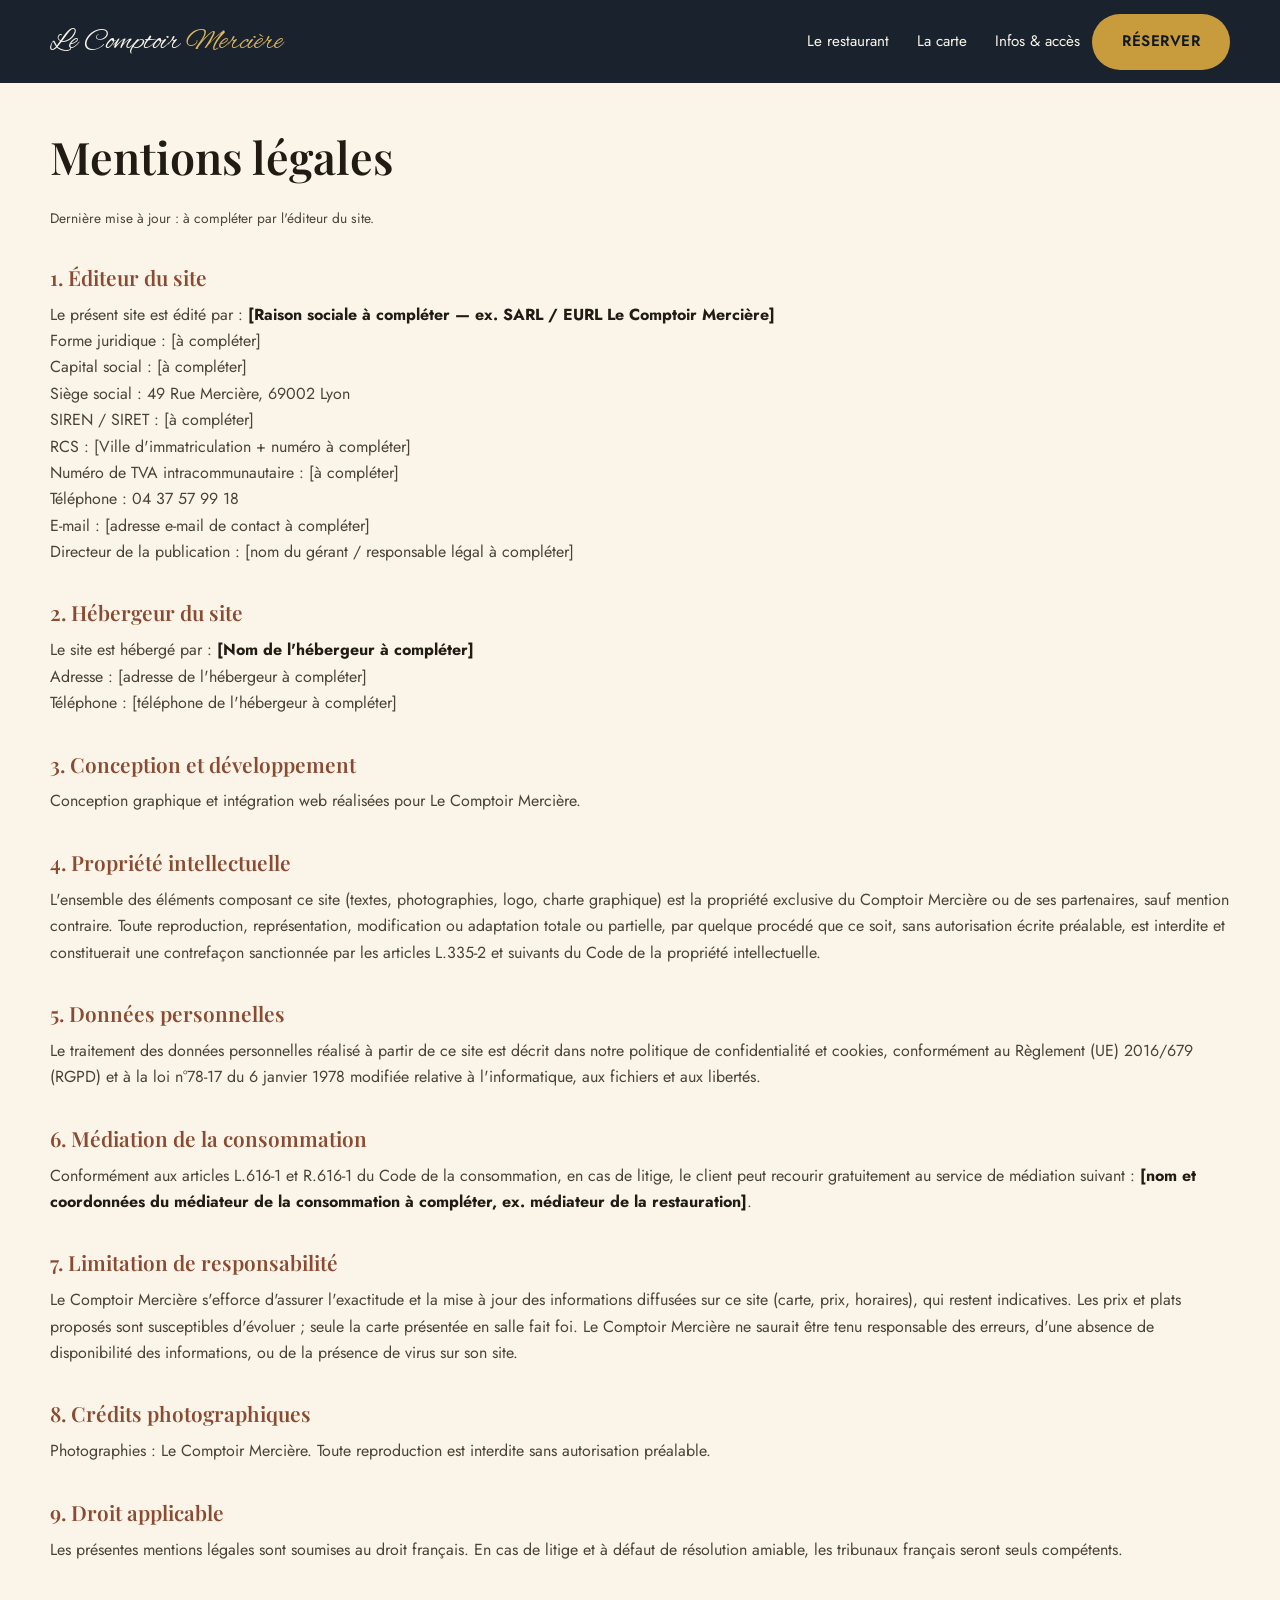
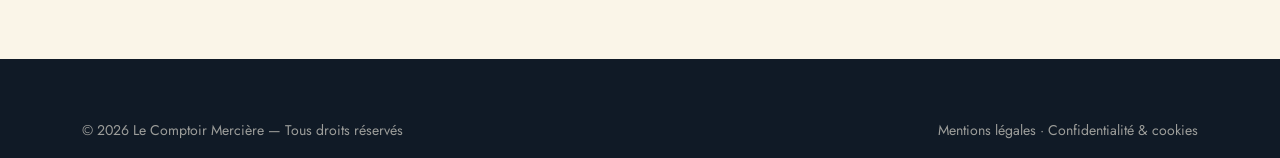
<file: mentions-legales.html>
<!doctype html>
<html lang="fr">
<head>
<meta charset="UTF-8">
<meta name="viewport" content="width=device-width, initial-scale=1, viewport-fit=cover">
<title>Mentions légales — Le Comptoir Mercière</title>
<meta name="description" content="Mentions légales du site Le Comptoir Mercière : éditeur, hébergeur, directeur de publication et propriété intellectuelle.">
<meta name="robots" content="noindex, follow">
<link rel="canonical" href="https://www.lecomptoirmerciere.fr/mentions-legales.html">
<meta name="theme-color" content="#101a26">
<link rel="icon" href="favicon.svg" type="image/svg+xml">
<link rel="stylesheet" href="css/style.css">
</head>
<body>
<a class="skip-link" href="#contenu">Aller au contenu principal</a>

<header class="site-header">
  <nav class="navbar container" aria-label="Navigation principale">
    <a href="index.html" class="brand">Le Comptoir <span>Mercière</span></a>
    <div class="nav-menu" id="navMenu">
      <a href="index.html#presentation">Le restaurant</a>
      <a href="carte.html">La carte</a>
      <a href="index.html#infos">Infos &amp; accès</a>
    </div>
    <div class="nav-actions">
      <a class="btn btn-primary nav-cta" href="tel:+33437579918">Réserver</a>
      <button class="nav-toggle" id="navToggle" aria-expanded="false" aria-controls="navMenu" aria-label="Ouvrir le menu de navigation">
        <svg viewBox="0 0 24 24" fill="none" stroke="currentColor" stroke-width="2" aria-hidden="true"><line x1="3" y1="6" x2="21" y2="6"/><line x1="3" y1="12" x2="21" y2="12"/><line x1="3" y1="18" x2="21" y2="18"/></svg>
      </button>
    </div>
  </nav>
</header>
<div class="nav-scrim" id="navScrim"></div>

<main id="contenu">
  <div class="container legal-page">
    <h1>Mentions légales</h1>
    <p class="legal-updated">Dernière mise à jour : à compléter par l'éditeur du site.</p>

    <h2>1. Éditeur du site</h2>
    <p>
      Le présent site est édité par : <strong>[Raison sociale à compléter — ex. SARL / EURL Le Comptoir Mercière]</strong><br>
      Forme juridique : [à compléter]<br>
      Capital social : [à compléter]<br>
      Siège social : 49 Rue Mercière, 69002 Lyon<br>
      SIREN / SIRET : [à compléter]<br>
      RCS : [Ville d'immatriculation + numéro à compléter]<br>
      Numéro de TVA intracommunautaire : [à compléter]<br>
      Téléphone : <a href="tel:+33437579918">04 37 57 99 18</a><br>
      E-mail : [adresse e-mail de contact à compléter]<br>
      Directeur de la publication : [nom du gérant / responsable légal à compléter]
    </p>

    <h2>2. Hébergeur du site</h2>
    <p>
      Le site est hébergé par : <strong>[Nom de l'hébergeur à compléter]</strong><br>
      Adresse : [adresse de l'hébergeur à compléter]<br>
      Téléphone : [téléphone de l'hébergeur à compléter]
    </p>

    <h2>3. Conception et développement</h2>
    <p>Conception graphique et intégration web réalisées pour Le Comptoir Mercière.</p>

    <h2>4. Propriété intellectuelle</h2>
    <p>L'ensemble des éléments composant ce site (textes, photographies, logo, charte graphique) est la propriété exclusive du Comptoir Mercière ou de ses partenaires, sauf mention contraire. Toute reproduction, représentation, modification ou adaptation totale ou partielle, par quelque procédé que ce soit, sans autorisation écrite préalable, est interdite et constituerait une contrefaçon sanctionnée par les articles L.335-2 et suivants du Code de la propriété intellectuelle.</p>

    <h2>5. Données personnelles</h2>
    <p>Le traitement des données personnelles réalisé à partir de ce site est décrit dans notre <a href="politique-confidentialite.html">politique de confidentialité et cookies</a>, conformément au Règlement (UE) 2016/679 (RGPD) et à la loi n°78-17 du 6 janvier 1978 modifiée relative à l'informatique, aux fichiers et aux libertés.</p>

    <h2>6. Médiation de la consommation</h2>
    <p>Conformément aux articles L.616-1 et R.616-1 du Code de la consommation, en cas de litige, le client peut recourir gratuitement au service de médiation suivant : <strong>[nom et coordonnées du médiateur de la consommation à compléter, ex. médiateur de la restauration]</strong>.</p>

    <h2>7. Limitation de responsabilité</h2>
    <p>Le Comptoir Mercière s'efforce d'assurer l'exactitude et la mise à jour des informations diffusées sur ce site (carte, prix, horaires), qui restent indicatives. Les prix et plats proposés sont susceptibles d'évoluer ; seule la carte présentée en salle fait foi. Le Comptoir Mercière ne saurait être tenu responsable des erreurs, d'une absence de disponibilité des informations, ou de la présence de virus sur son site.</p>

    <h2>8. Crédits photographiques</h2>
    <p>Photographies : Le Comptoir Mercière. Toute reproduction est interdite sans autorisation préalable.</p>

    <h2>9. Droit applicable</h2>
    <p>Les présentes mentions légales sont soumises au droit français. En cas de litige et à défaut de résolution amiable, les tribunaux français seront seuls compétents.</p>
  </div>
</main>

<footer class="site-footer">
  <div class="container">
    <div class="footer-bottom">
      <span>© <span id="year"></span> Le Comptoir Mercière — Tous droits réservés</span>
      <span>
        <a href="mentions-legales.html">Mentions légales</a> ·
        <a href="politique-confidentialite.html">Confidentialité &amp; cookies</a>
      </span>
    </div>
  </div>
</footer>

<script src="js/script.js"></script>
</body>
</html>
</file>
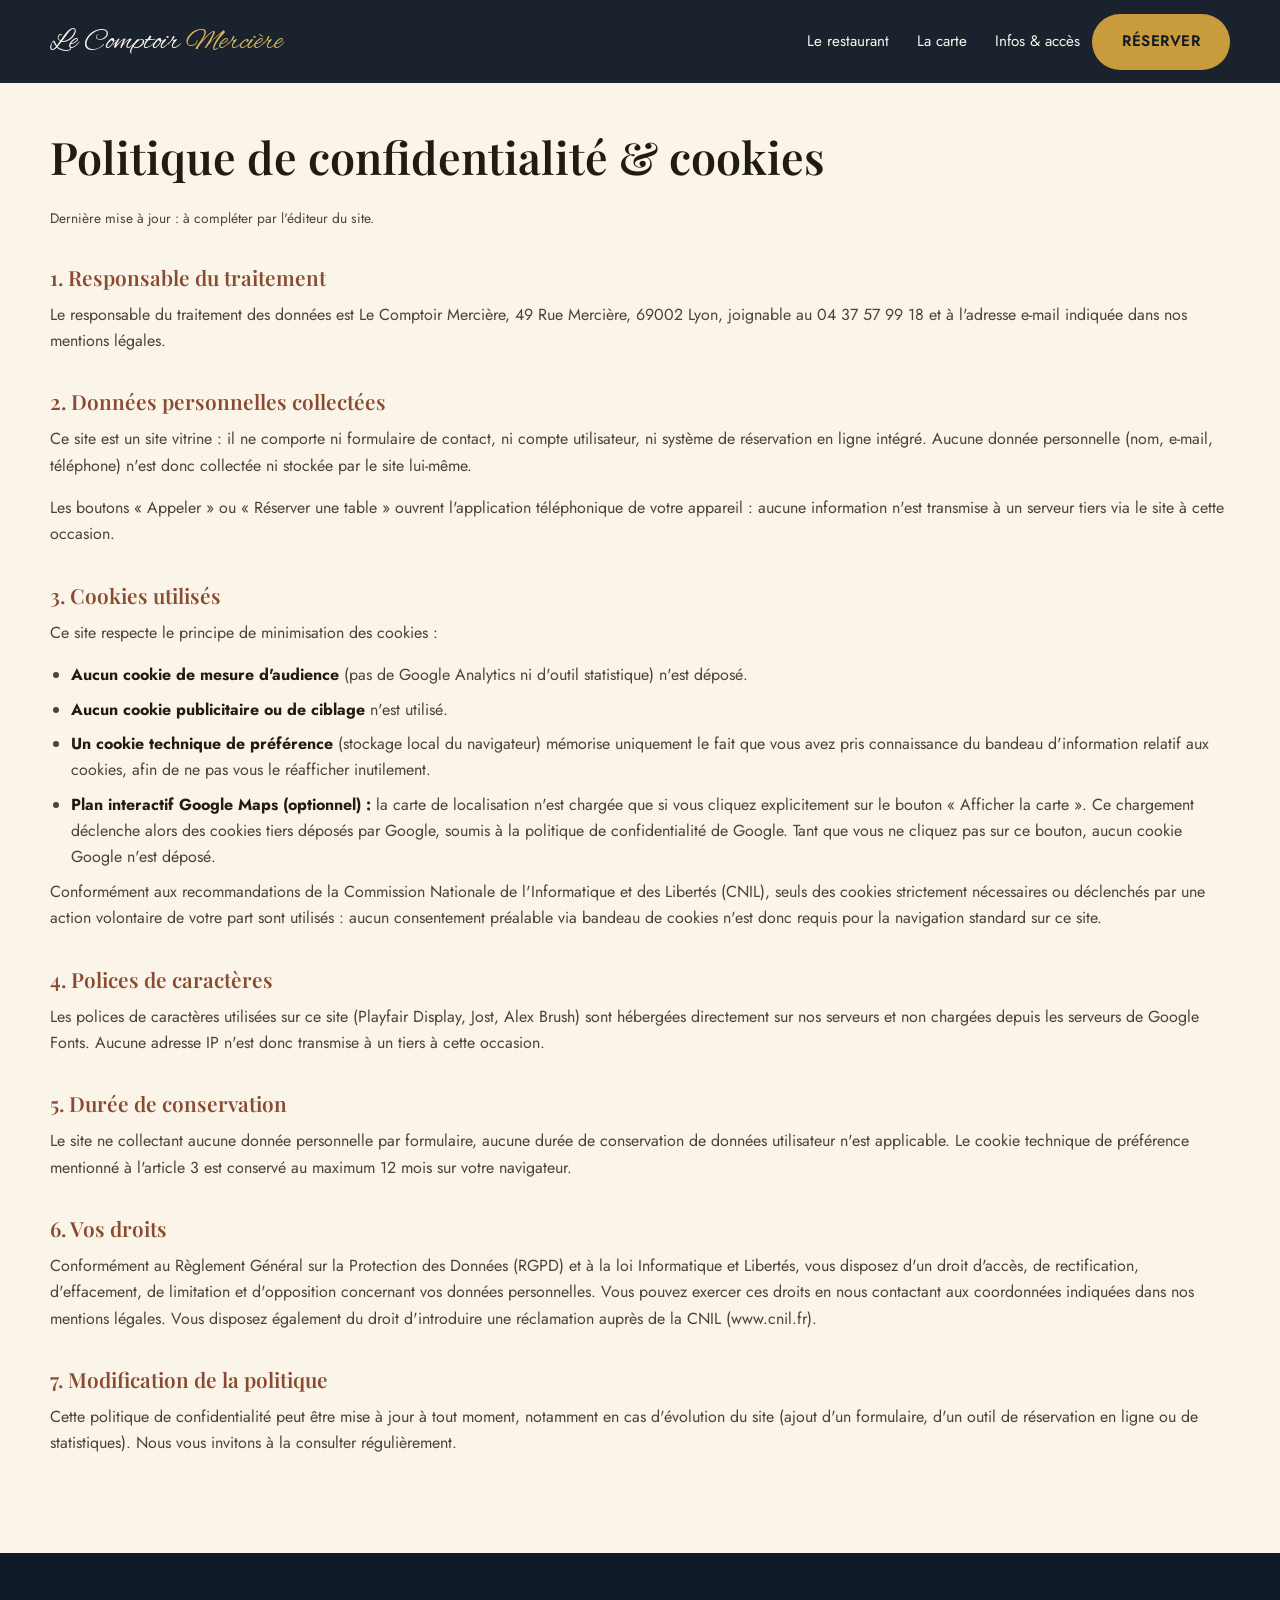
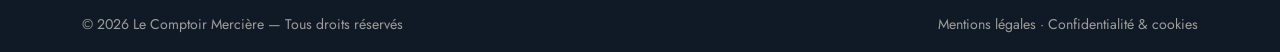
<file: politique-confidentialite.html>
<!doctype html>
<html lang="fr">
<head>
<meta charset="UTF-8">
<meta name="viewport" content="width=device-width, initial-scale=1, viewport-fit=cover">
<title>Politique de confidentialité &amp; cookies — Le Comptoir Mercière</title>
<meta name="description" content="Politique de confidentialité et gestion des cookies du site Le Comptoir Mercière, conforme au RGPD.">
<meta name="robots" content="noindex, follow">
<link rel="canonical" href="https://www.lecomptoirmerciere.fr/politique-confidentialite.html">
<meta name="theme-color" content="#101a26">
<link rel="icon" href="favicon.svg" type="image/svg+xml">
<link rel="stylesheet" href="css/style.css">
</head>
<body>
<a class="skip-link" href="#contenu">Aller au contenu principal</a>

<header class="site-header">
  <nav class="navbar container" aria-label="Navigation principale">
    <a href="index.html" class="brand">Le Comptoir <span>Mercière</span></a>
    <div class="nav-menu" id="navMenu">
      <a href="index.html#presentation">Le restaurant</a>
      <a href="carte.html">La carte</a>
      <a href="index.html#infos">Infos &amp; accès</a>
    </div>
    <div class="nav-actions">
      <a class="btn btn-primary nav-cta" href="tel:+33437579918">Réserver</a>
      <button class="nav-toggle" id="navToggle" aria-expanded="false" aria-controls="navMenu" aria-label="Ouvrir le menu de navigation">
        <svg viewBox="0 0 24 24" fill="none" stroke="currentColor" stroke-width="2" aria-hidden="true"><line x1="3" y1="6" x2="21" y2="6"/><line x1="3" y1="12" x2="21" y2="12"/><line x1="3" y1="18" x2="21" y2="18"/></svg>
      </button>
    </div>
  </nav>
</header>
<div class="nav-scrim" id="navScrim"></div>

<main id="contenu">
  <div class="container legal-page">
    <h1>Politique de confidentialité &amp; cookies</h1>
    <p class="legal-updated">Dernière mise à jour : à compléter par l'éditeur du site.</p>

    <h2>1. Responsable du traitement</h2>
    <p>Le responsable du traitement des données est Le Comptoir Mercière, 49 Rue Mercière, 69002 Lyon, joignable au <a href="tel:+33437579918">04 37 57 99 18</a> et à l'adresse e-mail indiquée dans nos <a href="mentions-legales.html">mentions légales</a>.</p>

    <h2>2. Données personnelles collectées</h2>
    <p>Ce site est un site vitrine : il ne comporte ni formulaire de contact, ni compte utilisateur, ni système de réservation en ligne intégré. Aucune donnée personnelle (nom, e-mail, téléphone) n'est donc collectée ni stockée par le site lui-même.</p>
    <p>Les boutons « Appeler » ou « Réserver une table » ouvrent l'application téléphonique de votre appareil : aucune information n'est transmise à un serveur tiers via le site à cette occasion.</p>

    <h2>3. Cookies utilisés</h2>
    <p>Ce site respecte le principe de minimisation des cookies :</p>
    <ul>
      <li><strong>Aucun cookie de mesure d'audience</strong> (pas de Google Analytics ni d'outil statistique) n'est déposé.</li>
      <li><strong>Aucun cookie publicitaire ou de ciblage</strong> n'est utilisé.</li>
      <li><strong>Un cookie technique de préférence</strong> (stockage local du navigateur) mémorise uniquement le fait que vous avez pris connaissance du bandeau d'information relatif aux cookies, afin de ne pas vous le réafficher inutilement.</li>
      <li><strong>Plan interactif Google Maps (optionnel) :</strong> la carte de localisation n'est chargée que si vous cliquez explicitement sur le bouton « Afficher la carte ». Ce chargement déclenche alors des cookies tiers déposés par Google, soumis à la politique de confidentialité de Google. Tant que vous ne cliquez pas sur ce bouton, aucun cookie Google n'est déposé.</li>
    </ul>
    <p>Conformément aux recommandations de la Commission Nationale de l'Informatique et des Libertés (CNIL), seuls des cookies strictement nécessaires ou déclenchés par une action volontaire de votre part sont utilisés : aucun consentement préalable via bandeau de cookies n'est donc requis pour la navigation standard sur ce site.</p>

    <h2>4. Polices de caractères</h2>
    <p>Les polices de caractères utilisées sur ce site (Playfair Display, Jost, Alex Brush) sont hébergées directement sur nos serveurs et non chargées depuis les serveurs de Google Fonts. Aucune adresse IP n'est donc transmise à un tiers à cette occasion.</p>

    <h2>5. Durée de conservation</h2>
    <p>Le site ne collectant aucune donnée personnelle par formulaire, aucune durée de conservation de données utilisateur n'est applicable. Le cookie technique de préférence mentionné à l'article 3 est conservé au maximum 12 mois sur votre navigateur.</p>

    <h2>6. Vos droits</h2>
    <p>Conformément au Règlement Général sur la Protection des Données (RGPD) et à la loi Informatique et Libertés, vous disposez d'un droit d'accès, de rectification, d'effacement, de limitation et d'opposition concernant vos données personnelles. Vous pouvez exercer ces droits en nous contactant aux coordonnées indiquées dans nos <a href="mentions-legales.html">mentions légales</a>. Vous disposez également du droit d'introduire une réclamation auprès de la CNIL (www.cnil.fr).</p>

    <h2>7. Modification de la politique</h2>
    <p>Cette politique de confidentialité peut être mise à jour à tout moment, notamment en cas d'évolution du site (ajout d'un formulaire, d'un outil de réservation en ligne ou de statistiques). Nous vous invitons à la consulter régulièrement.</p>
  </div>
</main>

<footer class="site-footer">
  <div class="container">
    <div class="footer-bottom">
      <span>© <span id="year"></span> Le Comptoir Mercière — Tous droits réservés</span>
      <span>
        <a href="mentions-legales.html">Mentions légales</a> ·
        <a href="politique-confidentialite.html">Confidentialité &amp; cookies</a>
      </span>
    </div>
  </div>
</footer>

<script src="js/script.js"></script>
</body>
</html>
</file>
<file: css/style.css>
/* ==========================================================================
   Le Comptoir Mercière — feuille de style
   Mobile-first. Variables de design system en tête de fichier.
   ========================================================================== */

@font-face {
  font-family: 'Playfair Display';
  src: url('../fonts/playfair-variable.woff2') format('woff2-variations'),
       url('../fonts/playfair-variable.woff2') format('woff2');
  font-weight: 400 700;
  font-style: normal;
  font-display: swap;
}

@font-face {
  font-family: 'Jost';
  src: url('../fonts/jost-variable.woff2') format('woff2-variations'),
       url('../fonts/jost-variable.woff2') format('woff2');
  font-weight: 300 700;
  font-style: normal;
  font-display: swap;
}

@font-face {
  font-family: 'Alex Brush';
  src: url('../fonts/alexbrush-400.woff2') format('woff2');
  font-weight: 400;
  font-style: normal;
  font-display: swap;
}

:root {
  /* Couleurs — bleu nuit de la devanture, or, terracotta, crème */
  --navy-900: #101a26;
  --navy-800: #16273a;
  --navy-700: #1f3550;
  --gold-500: #c89b3c;
  --gold-400: #d9b562;
  --terracotta-600: #8a4b32;
  --cream-100: #faf5e8;
  --cream-200: #f2ead6;
  --ink-900: #201c14;
  --ink-600: #4a4436;
  --white: #ffffff;

  --font-script: 'Alex Brush', cursive;
  --font-serif: 'Playfair Display', Georgia, 'Times New Roman', serif;
  --font-sans: 'Jost', -apple-system, BlinkMacSystemFont, 'Segoe UI', sans-serif;

  --radius-md: 6px;
  --radius-lg: 14px;
  --shadow-md: 0 8px 24px rgba(16, 26, 38, 0.16);
  --shadow-lg: 0 20px 45px rgba(16, 26, 38, 0.28);

  --container: 1180px;
  --space-1: 0.5rem;
  --space-2: 1rem;
  --space-3: 1.5rem;
  --space-4: 2.5rem;
  --space-5: 4rem;
  --space-6: 6rem;

  --z-nav: 50;
  --z-banner: 60;
  --z-modal: 100;
}

/* ---------- Reset ---------- */
*, *::before, *::after { box-sizing: border-box; }
html { scroll-behavior: smooth; }
@media (prefers-reduced-motion: reduce) {
  html { scroll-behavior: auto; }
  *, *::before, *::after {
    animation-duration: 0.01ms !important;
    animation-iteration-count: 1 !important;
    transition-duration: 0.01ms !important;
    scroll-behavior: auto !important;
  }
}

body {
  margin: 0;
  font-family: var(--font-sans);
  font-size: 16px;
  line-height: 1.65;
  color: var(--ink-900);
  background: var(--cream-100);
  -webkit-font-smoothing: antialiased;
}

img { max-width: 100%; display: block; }
a { color: inherit; text-decoration: none; }
ul { list-style: none; margin: 0; padding: 0; }
h1, h2, h3, h4 { margin: 0; font-family: var(--font-serif); font-weight: 600; line-height: 1.15; }
p { margin: 0 0 1rem; }
button { font: inherit; cursor: pointer; }

.container {
  width: 100%;
  max-width: var(--container);
  margin: 0 auto;
  padding-left: max(1.5rem, env(safe-area-inset-left, 0px) + 1.5rem);
  padding-right: max(1.5rem, env(safe-area-inset-right, 0px) + 1.5rem);
}

@media (min-width: 700px) {
  .container {
    padding-left: max(2rem, env(safe-area-inset-left, 0px) + 2rem);
    padding-right: max(2rem, env(safe-area-inset-right, 0px) + 2rem);
  }
}

/* ---------- Accessibilité : lien d'évitement & focus ---------- */
.skip-link {
  position: absolute;
  top: -100px;
  left: 1rem;
  background: var(--gold-500);
  color: var(--navy-900);
  padding: 0.75rem 1.25rem;
  border-radius: var(--radius-md);
  z-index: var(--z-modal);
  font-weight: 600;
  transition: top 200ms ease;
}
.skip-link:focus { top: 1rem; }

:focus-visible {
  outline: 3px solid var(--gold-500);
  outline-offset: 3px;
}

/* ---------- Boutons ---------- */
.btn {
  display: inline-flex;
  align-items: center;
  justify-content: center;
  gap: 0.5rem;
  min-height: 48px;
  padding: 0.85rem 1.75rem;
  border-radius: 999px;
  font-family: var(--font-sans);
  font-weight: 600;
  font-size: 0.95rem;
  letter-spacing: 0.03em;
  text-transform: uppercase;
  border: 2px solid transparent;
  cursor: pointer;
  transition: background-color 200ms ease, color 200ms ease, border-color 200ms ease, transform 200ms ease;
}
.btn svg { width: 18px; height: 18px; flex-shrink: 0; }
.btn-primary {
  background: var(--gold-500);
  color: var(--navy-900);
}
.btn-primary:hover, .btn-primary:focus-visible { background: var(--gold-400); }
.btn-outline {
  background: transparent;
  color: var(--white);
  border-color: rgba(255,255,255,0.75);
}
.btn-outline:hover, .btn-outline:focus-visible {
  background: rgba(255,255,255,0.12);
  border-color: var(--white);
}
.btn-dark {
  background: var(--navy-800);
  color: var(--cream-100);
}
.btn-dark:hover, .btn-dark:focus-visible { background: var(--navy-700); }
.btn:active { transform: scale(0.98); }

/* ---------- Navigation ---------- */
.site-header {
  position: sticky;
  top: 0;
  z-index: var(--z-nav);
  background: rgba(16, 26, 38, 0.96);
  backdrop-filter: saturate(140%) blur(6px);
}
/* Mode hero drone : le header est en overlay (le hero occupe tout l'écran)
   et reste masqué pendant l'animation, puis réapparaît avec le contenu. */
.drone-mode .site-header {
  position: fixed;
  top: 0;
  left: 0;
  right: 0;
  transition: transform 0.45s ease, opacity 0.45s ease, visibility 0s linear 0s;
}
.drone-mode .site-header.is-hidden {
  transform: translateY(-100%);
  opacity: 0;
  visibility: hidden;
  pointer-events: none;
  transition: transform 0.45s ease, opacity 0.45s ease, visibility 0s linear 0.45s;
}
@media (prefers-reduced-motion: reduce) {
  .drone-mode .site-header,
  .drone-mode .site-header.is-hidden { transition: none; }
}
.navbar {
  display: flex;
  align-items: center;
  justify-content: space-between;
  gap: 0.75rem;
  padding: 0.85rem 0;
}
.brand {
  font-family: var(--font-script);
  font-size: clamp(1.35rem, 6.5vw, 1.9rem);
  color: var(--cream-100);
  line-height: 1;
  white-space: nowrap;
  overflow: hidden;
  text-overflow: ellipsis;
  min-width: 0;
  flex: 1 1 auto;
}
.brand span { color: var(--gold-400); }

.nav-actions {
  display: flex;
  align-items: center;
  gap: 0.5rem;
  flex-shrink: 0;
}
.nav-cta { padding: 0.6rem 1.1rem; min-height: 42px; font-size: 0.76rem; }

@media (min-width: 380px) {
  .nav-cta { padding: 0.65rem 1.35rem; font-size: 0.82rem; }
}

.nav-toggle {
  display: inline-flex;
  align-items: center;
  justify-content: center;
  width: 44px;
  height: 44px;
  background: transparent;
  border: none;
  color: var(--cream-100);
  flex-shrink: 0;
}
.nav-toggle svg { width: 26px; height: 26px; }

.nav-menu {
  position: fixed;
  inset: 0 0 0 auto;
  width: min(320px, 85vw);
  height: 100vh;
  background: var(--navy-900);
  padding: 5.5rem 1.75rem 2rem;
  display: flex;
  flex-direction: column;
  gap: 0.25rem;
  transform: translateX(100%);
  transition: transform 280ms ease;
  overflow-y: auto;
}
.nav-menu.is-open { transform: translateX(0); }
.nav-menu a {
  display: block;
  padding: 0.9rem 0.25rem;
  font-size: 1.1rem;
  color: var(--cream-100);
  border-bottom: 1px solid rgba(255,255,255,0.08);
}
.nav-menu a:hover, .nav-menu a:focus-visible { color: var(--gold-400); }

.nav-scrim {
  position: fixed;
  inset: 0;
  background: rgba(16,26,38,0.55);
  z-index: calc(var(--z-nav) - 1);
  opacity: 0;
  pointer-events: none;
  transition: opacity 280ms ease;
}
.nav-scrim.is-open { opacity: 1; pointer-events: auto; }

body.nav-open { overflow: hidden; }

@media (min-width: 900px) {
  .nav-toggle { display: none; }
  .nav-menu {
    position: static;
    width: auto;
    height: auto;
    background: transparent;
    flex-direction: row;
    align-items: center;
    padding: 0;
    transform: none;
    gap: 1.75rem;
    overflow: visible;
  }
  .nav-menu a { border-bottom: none; padding: 0.4rem 0; font-size: 0.95rem; }
  .nav-scrim { display: none; }
  .nav-cta { padding: 0.85rem 1.75rem; min-height: 48px; font-size: 0.95rem; }
}

/* ---------- Hero vidéo drone (scroll-scrub avec repli statique) ---------- */
.drone-hero {
  position: relative;
  min-height: 100svh;
  color: var(--white);
  overflow: hidden;
  background: var(--navy-900) center 32% / cover no-repeat;
}
.drone-hero__pin {
  position: relative;
  height: 100svh;
  min-height: 100svh;
  max-height: 100svh;
  overflow: hidden;
  display: flex;
  align-items: flex-end;
}
.drone-hero__video {
  position: absolute;
  top: 0;
  right: 0;
  bottom: 0;
  left: 0;
  width: 100vw;
  height: 100svh;
  max-height: 100svh;
  object-fit: cover;
  object-position: center 32%;
  display: none; /* activé en JS uniquement quand le mode scroll-vidéo est possible */
}
.drone-hero__overlay {
  position: absolute;
  top: 0;
  right: 0;
  bottom: 0;
  left: 0;
  height: 100svh;
  max-height: 100svh;
  background: linear-gradient(to top, rgba(10,16,24,0.92) 0%, rgba(10,16,24,0.5) 45%, rgba(10,16,24,0.2) 75%);
  pointer-events: none;
}
.drone-hero__hint {
  position: absolute;
  bottom: 1.5rem;
  left: 0;
  right: 0;
  z-index: 2;
  display: flex;
  flex-direction: column;
  align-items: center;
  gap: 0.5rem;
  text-align: center;
  color: var(--cream-100);
  letter-spacing: 0.22em;
  font-size: 0.72rem;
  text-transform: uppercase;
  opacity: 0; /* affiché uniquement en mode scroll-vidéo, piloté en JS */
  pointer-events: none;
  animation: bob 2.4s ease-in-out infinite;
}
@keyframes bob {
  0%, 100% { transform: translateY(0); }
  50% { transform: translateY(8px); }
}
@media (prefers-reduced-motion: reduce) {
  .drone-hero__hint { animation: none; }
}

/* Contenu (logo, titre, boutons) : visible par défaut (aucun JS / mode statique) */
.hero-content {
  position: relative;
  z-index: 2;
  width: 100%;
  padding: 2.5rem 0 3.5rem;
  opacity: 1;
  pointer-events: auto;
}
.hero-eyebrow {
  display: inline-block;
  font-family: var(--font-sans);
  font-size: 0.78rem;
  letter-spacing: 0.22em;
  text-transform: uppercase;
  color: var(--gold-400);
  margin-bottom: 0.75rem;
}
.hero-title {
  font-family: var(--font-script);
  font-size: clamp(3.2rem, 15vw, 6.5rem);
  line-height: 1;
  color: var(--white);
  margin-bottom: 0.5rem;
  text-shadow: 0 4px 24px rgba(0,0,0,0.35);
}
.hero-subtitle {
  font-family: var(--font-serif);
  font-size: clamp(1.05rem, 3vw, 1.4rem);
  font-weight: 500;
  letter-spacing: 0.04em;
  color: var(--cream-100);
  margin-bottom: 1.75rem;
}
.hero-actions {
  display: flex;
  flex-wrap: wrap;
  gap: 0.85rem;
}

@media (min-width: 900px) {
  .hero-content { padding-bottom: 5.5rem; }
}

/* Mode amélioré : activé en JS (JS actif, sans prefers-reduced-motion, hors data-saver) */
.drone-hero--scrub {
  min-height: 0;
  height: 240vh;
  /* Indispensable : un ancêtre en overflow:hidden neutralise position:sticky.
     Le rognage est déjà assuré par .drone-hero__pin. */
  overflow: visible;
}
.drone-hero--scrub .drone-hero__pin {
  position: sticky;
  top: 0;
  height: 100svh;
  min-height: 0;
}
.drone-hero--scrub .drone-hero__video { display: block; }
.drone-hero--scrub .drone-hero__hint { opacity: 1; }
.drone-hero--scrub .hero-content {
  position: absolute;
  inset: auto 0 0 0;
  opacity: 0;
  pointer-events: none;
  will-change: opacity, transform;
}

/* ---------- Sections génériques ---------- */
.section { padding: var(--space-5) 0; }
.section-alt { background: var(--cream-200); }
.section-dark {
  background: var(--navy-900);
  color: var(--cream-100);
}
.section-dark h2, .section-dark h3 { color: var(--white); }

.section-head {
  max-width: 640px;
  margin: 0 auto var(--space-4);
  text-align: center;
}
.eyebrow {
  display: block;
  font-family: var(--font-sans);
  font-size: 0.78rem;
  letter-spacing: 0.22em;
  text-transform: uppercase;
  color: var(--terracotta-600);
  margin-bottom: 0.6rem;
}
.section-dark .eyebrow { color: var(--gold-400); }
.section-title {
  font-size: clamp(1.8rem, 4.5vw, 2.6rem);
}
.section-lede {
  margin-top: 0.9rem;
  color: var(--ink-600);
  font-size: 1.05rem;
}
.section-dark .section-lede { color: var(--cream-200); }

/* ---------- Présentation ---------- */
.about-grid {
  display: grid;
  gap: 2rem;
  align-items: center;
}
.about-media {
  border-radius: var(--radius-lg);
  overflow: hidden;
  box-shadow: var(--shadow-md);
}
.about-media img { width: 100%; height: 100%; object-fit: cover; }
.about-text h2 { margin-bottom: 1rem; }
.about-text p { color: var(--ink-600); }
.about-badges {
  display: flex;
  flex-wrap: wrap;
  gap: 1.5rem;
  margin-top: 1.75rem;
  padding-top: 1.5rem;
  border-top: 1px solid rgba(32,28,20,0.12);
}
.about-badge { display: flex; align-items: center; gap: 0.6rem; font-weight: 600; font-size: 0.92rem; }
.about-badge svg { width: 26px; height: 26px; color: var(--terracotta-600); flex-shrink: 0; }

@media (min-width: 860px) {
  .about-grid { grid-template-columns: 1fr 1.1fr; }
}

/* ---------- Spécialités ---------- */
.specialty-grid {
  display: grid;
  gap: 1.5rem;
  grid-template-columns: 1fr;
}
@media (min-width: 640px) {
  .specialty-grid { grid-template-columns: repeat(2, 1fr); }
}
@media (min-width: 1000px) {
  .specialty-grid { grid-template-columns: repeat(4, 1fr); }
}
.specialty-card {
  background: var(--white);
  border-radius: var(--radius-lg);
  overflow: hidden;
  box-shadow: var(--shadow-md);
  transition: transform 220ms ease, box-shadow 220ms ease;
}
.specialty-card:hover, .specialty-card:focus-within {
  transform: translateY(-4px);
  box-shadow: var(--shadow-lg);
}
.specialty-media { aspect-ratio: 4 / 3; overflow: hidden; }
.specialty-media img { width: 100%; height: 100%; object-fit: cover; }
.specialty-body { padding: 1.25rem 1.35rem 1.5rem; }
.specialty-body h3 { font-size: 1.15rem; margin-bottom: 0.4rem; }
.specialty-price {
  display: inline-block;
  margin-top: 0.6rem;
  font-family: var(--font-sans);
  font-weight: 600;
  color: var(--terracotta-600);
}
.specialty-body p { color: var(--ink-600); font-size: 0.92rem; margin-bottom: 0; }

/* ---------- Carte (aperçu) ---------- */
.menu-preview-grid {
  display: grid;
  gap: 1.25rem;
}
@media (min-width: 760px) {
  .menu-preview-grid { grid-template-columns: repeat(2, 1fr); }
}
.menu-preview-card {
  background: rgba(255,255,255,0.04);
  border: 1px solid rgba(255,255,255,0.14);
  border-radius: var(--radius-lg);
  padding: 1.5rem 1.6rem;
}
.menu-preview-card h3 {
  font-size: 1.1rem;
  color: var(--gold-400);
  margin-bottom: 0.9rem;
  padding-bottom: 0.7rem;
  border-bottom: 1px solid rgba(255,255,255,0.15);
}
.menu-line {
  display: flex;
  justify-content: space-between;
  gap: 1rem;
  padding: 0.5rem 0;
  font-size: 0.96rem;
}
.menu-line + .menu-line { border-top: 1px dashed rgba(255,255,255,0.1); }
.menu-line .price { font-weight: 600; color: var(--cream-100); white-space: nowrap; }
.menu-cta { text-align: center; margin-top: 2.5rem; }

/* ---------- Page Carte complète ---------- */
.menu-page-header {
  background: var(--navy-900);
  color: var(--cream-100);
  padding: 3.5rem 0 2.5rem;
  text-align: center;
}
.menu-page-header .hero-title { font-size: clamp(2.6rem, 10vw, 4rem); }
.menu-nav {
  position: sticky;
  top: var(--header-h, 72px);
  z-index: calc(var(--z-nav) - 5);
  background: var(--cream-100);
  border-bottom: 1px solid rgba(32,28,20,0.1);
  overflow-x: auto;
  -webkit-overflow-scrolling: touch;
}
.menu-nav .container { display: flex; gap: 0.5rem; padding-top: 0.75rem; padding-bottom: 0.75rem; }
.menu-nav a {
  flex-shrink: 0;
  padding: 0.5rem 1rem;
  border-radius: 999px;
  font-size: 0.86rem;
  font-weight: 600;
  color: var(--ink-600);
  white-space: nowrap;
}
.menu-nav a:hover, .menu-nav a:focus-visible { background: var(--cream-200); color: var(--ink-900); }

.menu-category { padding: 2.75rem 0; scroll-margin-top: 110px; }
.menu-category:not(:last-child) { border-bottom: 1px solid rgba(32,28,20,0.08); }
.menu-category h2 {
  font-size: clamp(1.5rem, 4vw, 2rem);
  color: var(--terracotta-600);
  margin-bottom: 0.4rem;
}
.menu-category-note { color: var(--ink-600); font-size: 0.92rem; margin-bottom: 1.5rem; max-width: 60ch; }
.menu-items { display: grid; gap: 0.5rem 2.5rem; }
@media (min-width: 760px) { .menu-items { grid-template-columns: repeat(2, 1fr); } }
.menu-item {
  display: flex;
  justify-content: space-between;
  align-items: baseline;
  gap: 1rem;
  padding: 0.85rem 0;
  border-bottom: 1px dashed rgba(32,28,20,0.15);
}
.menu-item-name { font-weight: 600; }
.menu-item-desc { display: block; font-weight: 400; font-size: 0.86rem; color: var(--ink-600); margin-top: 0.15rem; }
.menu-item-price { font-weight: 700; color: var(--terracotta-600); white-space: nowrap; }

.menu-highlight {
  background: var(--cream-200);
  border: 1px solid rgba(138,75,50,0.25);
  border-radius: var(--radius-lg);
  padding: 1.5rem 1.75rem;
  margin-top: 1.5rem;
  text-align: center;
}
.menu-highlight h3 { color: var(--terracotta-600); margin-bottom: 0.3rem; }
.menu-highlight .menu-item-price { font-size: 1.4rem; display: block; margin-top: 0.4rem; }

.menu-formula {
  background: var(--white);
  border-radius: var(--radius-lg);
  box-shadow: var(--shadow-md);
  padding: 1.75rem;
  margin-bottom: 1.5rem;
}
.menu-formula h3 { color: var(--terracotta-600); margin-bottom: 0.25rem; }
.menu-formula .formula-price { font-family: var(--font-serif); font-size: 1.6rem; font-weight: 700; margin: 0.75rem 0; }
.menu-formula .formula-note { font-size: 0.82rem; color: var(--ink-600); }
.formula-step { padding: 0.6rem 0; text-align: center; }
.formula-step + .formula-step { border-top: 1px dashed rgba(32,28,20,0.15); }
.formula-sep { text-align: center; color: var(--terracotta-600); font-family: var(--font-serif); font-size: 1.3rem; margin: 0.25rem 0; }

.allergen-note {
  background: var(--cream-200);
  border-radius: var(--radius-md);
  padding: 1rem 1.25rem;
  font-size: 0.86rem;
  color: var(--ink-600);
  margin-top: 2.5rem;
}

/* ---------- Galerie ---------- */
.gallery-grid {
  display: grid;
  gap: 0.75rem;
  grid-template-columns: repeat(2, 1fr);
}
@media (min-width: 700px) {
  .gallery-grid { grid-template-columns: repeat(4, 1fr); }
  .gallery-grid a:first-child { grid-column: span 2; grid-row: span 2; }
}
.gallery-grid a {
  display: block;
  border-radius: var(--radius-md);
  overflow: hidden;
  aspect-ratio: 1 / 1;
  position: relative;
}
.gallery-grid a:first-child { aspect-ratio: 1 / 1; }
@media (min-width: 700px) {
  .gallery-grid a:first-child { aspect-ratio: auto; }
}
.gallery-grid img {
  width: 100%;
  height: 100%;
  object-fit: cover;
  transition: transform 350ms ease;
}
.gallery-grid a:hover img, .gallery-grid a:focus-visible img { transform: scale(1.06); }

/* ---------- Avis ---------- */
.reviews-grid {
  display: grid;
  gap: 1.25rem;
}
@media (min-width: 700px) { .reviews-grid { grid-template-columns: repeat(3, 1fr); } }
.review-card {
  background: var(--white);
  border-radius: var(--radius-lg);
  box-shadow: var(--shadow-md);
  padding: 1.5rem 1.6rem;
}
.review-stars { color: var(--gold-500); margin-bottom: 0.75rem; letter-spacing: 0.1em; }
.review-quote { font-style: italic; color: var(--ink-600); margin-bottom: 1rem; }
.review-author { font-weight: 600; font-size: 0.9rem; }

/* ---------- Infos pratiques ---------- */
.info-grid {
  display: grid;
  gap: 2rem;
}
@media (min-width: 900px) { .info-grid { grid-template-columns: 1fr 1fr; } }
.info-card {
  background: rgba(255,255,255,0.04);
  border: 1px solid rgba(255,255,255,0.14);
  border-radius: var(--radius-lg);
  padding: 1.75rem;
}
.info-list { display: flex; flex-direction: column; gap: 1.25rem; }
.info-item { display: flex; gap: 0.9rem; align-items: flex-start; }
.info-item svg { width: 24px; height: 24px; color: var(--gold-400); flex-shrink: 0; margin-top: 2px; }
.info-item h3 { font-size: 1rem; color: var(--white); margin-bottom: 0.25rem; }
.info-item p, .info-item a { color: var(--cream-200); font-size: 0.94rem; }
.info-item a:hover, .info-item a:focus-visible { color: var(--gold-400); }
.hours-table { width: 100%; border-collapse: collapse; font-size: 0.94rem; }
.hours-table td { padding: 0.4rem 0; color: var(--cream-200); }
.hours-table td:last-child { text-align: right; font-weight: 600; color: var(--white); }

.map-frame {
  position: relative;
  border-radius: var(--radius-lg);
  overflow: hidden;
  aspect-ratio: 4 / 3;
  background: var(--navy-800) url('../images/devanture-soir-detail.jpg') center/cover;
}
.map-consent {
  position: absolute;
  inset: 0;
  display: flex;
  flex-direction: column;
  align-items: center;
  justify-content: center;
  text-align: center;
  gap: 0.85rem;
  padding: 1.5rem;
  background: rgba(16,26,38,0.72);
  color: var(--white);
}
.map-consent p { max-width: 32ch; font-size: 0.88rem; color: var(--cream-200); margin: 0; }
.map-frame iframe { width: 100%; height: 100%; border: 0; display: block; }

/* ---------- CTA final ---------- */
.cta-band {
  background: linear-gradient(135deg, var(--terracotta-600), var(--navy-900));
  color: var(--white);
  text-align: center;
  padding: var(--space-5) 0;
}
.cta-band h2 { color: var(--white); margin-bottom: 0.75rem; }
.cta-band p { color: var(--cream-200); max-width: 46ch; margin: 0 auto 1.75rem; }
.cta-band .hero-actions { justify-content: center; }

/* ---------- Footer ---------- */
.site-footer {
  background: var(--navy-900);
  color: var(--cream-200);
  padding: var(--space-4) 0 var(--space-2);
  font-size: 0.88rem;
}
.footer-grid {
  display: grid;
  gap: 2rem;
  padding-bottom: 2rem;
  border-bottom: 1px solid rgba(255,255,255,0.1);
}
@media (min-width: 760px) { .footer-grid { grid-template-columns: 1.3fr 1fr 1fr; } }
.footer-brand .brand { font-size: 1.7rem; margin-bottom: 0.75rem; }
.footer-brand p { color: rgba(250,245,232,0.7); max-width: 34ch; }
.footer-heading { color: var(--white); font-weight: 600; margin-bottom: 0.9rem; font-size: 0.92rem; letter-spacing: 0.04em; }
.footer-links { display: flex; flex-direction: column; gap: 0.6rem; }
.footer-links a:hover, .footer-links a:focus-visible { color: var(--gold-400); }
.social-row { display: flex; gap: 0.75rem; margin-top: 1rem; }
.social-row a {
  width: 40px; height: 40px;
  display: inline-flex; align-items: center; justify-content: center;
  border: 1px solid rgba(255,255,255,0.25);
  border-radius: 50%;
}
.social-row a:hover, .social-row a:focus-visible { background: var(--gold-500); border-color: var(--gold-500); color: var(--navy-900); }
.social-row svg { width: 18px; height: 18px; }
.footer-bottom {
  display: flex;
  flex-wrap: wrap;
  gap: 0.75rem 1.5rem;
  justify-content: space-between;
  padding-top: 1.25rem;
  color: rgba(250,245,232,0.6);
}
.footer-bottom a:hover, .footer-bottom a:focus-visible { color: var(--gold-400); }

/* ---------- Bandeau cookies ---------- */
.cookie-banner {
  position: fixed;
  left: max(1rem, env(safe-area-inset-left, 0px) + 1rem);
  right: max(1rem, env(safe-area-inset-right, 0px) + 1rem);
  bottom: max(1rem, env(safe-area-inset-bottom, 0px) + 1rem);
  z-index: var(--z-banner);
  max-width: 620px;
  margin: 0 auto;
  background: var(--navy-900);
  color: var(--cream-100);
  border-radius: var(--radius-lg);
  box-shadow: var(--shadow-lg);
  padding: 1.25rem 1.5rem;
  display: flex;
  flex-direction: column;
  gap: 0.9rem;
  transform: translateY(140%);
  transition: transform 320ms ease;
}
.cookie-banner.is-visible { transform: translateY(0); }
.cookie-banner p { font-size: 0.85rem; color: var(--cream-200); margin: 0; }
.cookie-banner a { text-decoration: underline; }
.cookie-actions { display: flex; gap: 0.75rem; flex-wrap: wrap; }
.cookie-actions .btn { padding: 0.65rem 1.25rem; min-height: 40px; font-size: 0.82rem; }

/* ---------- Pages légales ---------- */
.legal-page { padding: 3rem 0 5rem; }
.legal-page h1 { font-size: clamp(2rem, 5vw, 2.8rem); margin-bottom: 1.5rem; }
.legal-page h2 { font-size: 1.3rem; margin: 2.25rem 0 0.75rem; color: var(--terracotta-600); }
.legal-page p, .legal-page li { color: var(--ink-600); }
.legal-page ul { list-style: disc; padding-left: 1.3rem; }
.legal-page ul li { margin-bottom: 0.5rem; }
.legal-page strong { color: var(--ink-900); }
.legal-updated { color: var(--ink-600); font-size: 0.86rem; margin-bottom: 2rem; }

/* ---------- Utilitaires ---------- */
.visually-hidden {
  position: absolute;
  width: 1px; height: 1px;
  padding: 0; margin: -1px;
  overflow: hidden;
  clip: rect(0,0,0,0);
  white-space: nowrap;
  border: 0;
}
</file>
<file: css/gallery-fan.css>
/* ---------- Galerie "éventail" (fan carousel) ----------
   Activé par js/gallery-fan.js via la classe .fan-layout (amélioration progressive).
   Sans JS / prefers-reduced-motion : la grille .gallery-grid classique reste en place. */

#galerie { overflow-x: clip; } /* l'éventail déborde du .container : on rogne au niveau de la section */
.gallery-fan-wrap {
  position: relative;
  padding: 0.5rem 0 1rem;
}

.gallery-grid.fan-layout {
  display: flex;
  position: relative;
  justify-content: center;
  align-items: center;
  width: 100%;
  max-width: 80rem;
  margin: 0 auto;
  gap: 0;
  height: 22rem;
  /* Tailles des cartes (rem) : mobile par défaut, agrandies par paliers */
  --card-w: 8rem;
  --card-h: 11rem;
}
@media (min-width: 480px)  { .gallery-grid.fan-layout { height: 26rem; --card-w: 10rem;  --card-h: 13.5rem; } }
@media (min-width: 640px)  { .gallery-grid.fan-layout { height: 28rem; --card-w: 11.5rem; --card-h: 15rem; } }
@media (min-width: 768px)  { .gallery-grid.fan-layout { height: 30rem; --card-w: 14rem;   --card-h: 19rem; } }
@media (min-width: 1024px) { .gallery-grid.fan-layout { height: 34rem; --card-w: 17rem;   --card-h: 23rem; } }

.gallery-grid.fan-layout > a.fan-card {
  position: absolute;
  top: 50%;
  left: 50%;
  width: var(--card-w);
  height: var(--card-h);
  margin: calc(var(--card-h) / -2) 0 0 calc(var(--card-w) / -2);
  aspect-ratio: auto;
  grid-column: auto;
  grid-row: auto;
  border-radius: var(--radius-lg);
  overflow: hidden;
  box-shadow: var(--shadow-lg);
  border: 3px solid var(--cream-100);
  background: var(--cream-200);
  cursor: pointer;
  will-change: transform, opacity;
}
.gallery-grid.fan-layout a:hover img,
.gallery-grid.fan-layout a:focus-visible img { transform: none; }
.gallery-grid.fan-layout > a.fan-card:focus-visible {
  outline: 3px solid var(--gold-500);
  outline-offset: 3px;
}
.gallery-grid.fan-layout img {
  width: 100%;
  height: 100%;
  object-fit: cover;
  display: block;
  -webkit-user-drag: none;
  user-select: none;
}

/* Flèches + points (uniquement s'il y a plus de 7 photos) */
.fan-nav {
  display: flex;
  align-items: center;
  justify-content: center;
  gap: 1rem;
  margin-top: 1rem;
  position: relative;
  z-index: 30;
}
.fan-arrow {
  display: flex;
  align-items: center;
  justify-content: center;
  width: 2.75rem;
  height: 2.75rem;
  border-radius: 50%;
  border: 1.5px solid rgba(16, 26, 38, 0.18);
  background: rgba(16, 26, 38, 0.05);
  color: var(--navy-700);
  cursor: pointer;
  transition: border-color 0.3s, color 0.3s, background 0.3s;
}
.fan-arrow:hover { border-color: var(--gold-500); color: var(--navy-900); background: rgba(200, 155, 60, 0.12); }
.fan-arrow:focus-visible { outline: 3px solid var(--gold-500); outline-offset: 2px; }
.fan-arrow svg { width: 1.2rem; height: 1.2rem; }
.fan-dots { display: flex; align-items: center; gap: 0.5rem; }
.fan-dots span {
  width: 0.5rem;
  height: 0.5rem;
  border-radius: 50%;
  background: rgba(16, 26, 38, 0.18);
  transition: transform 0.3s, background 0.3s;
}
.fan-dots span.is-active { background: var(--gold-500); transform: scale(1.4); }
</file>
